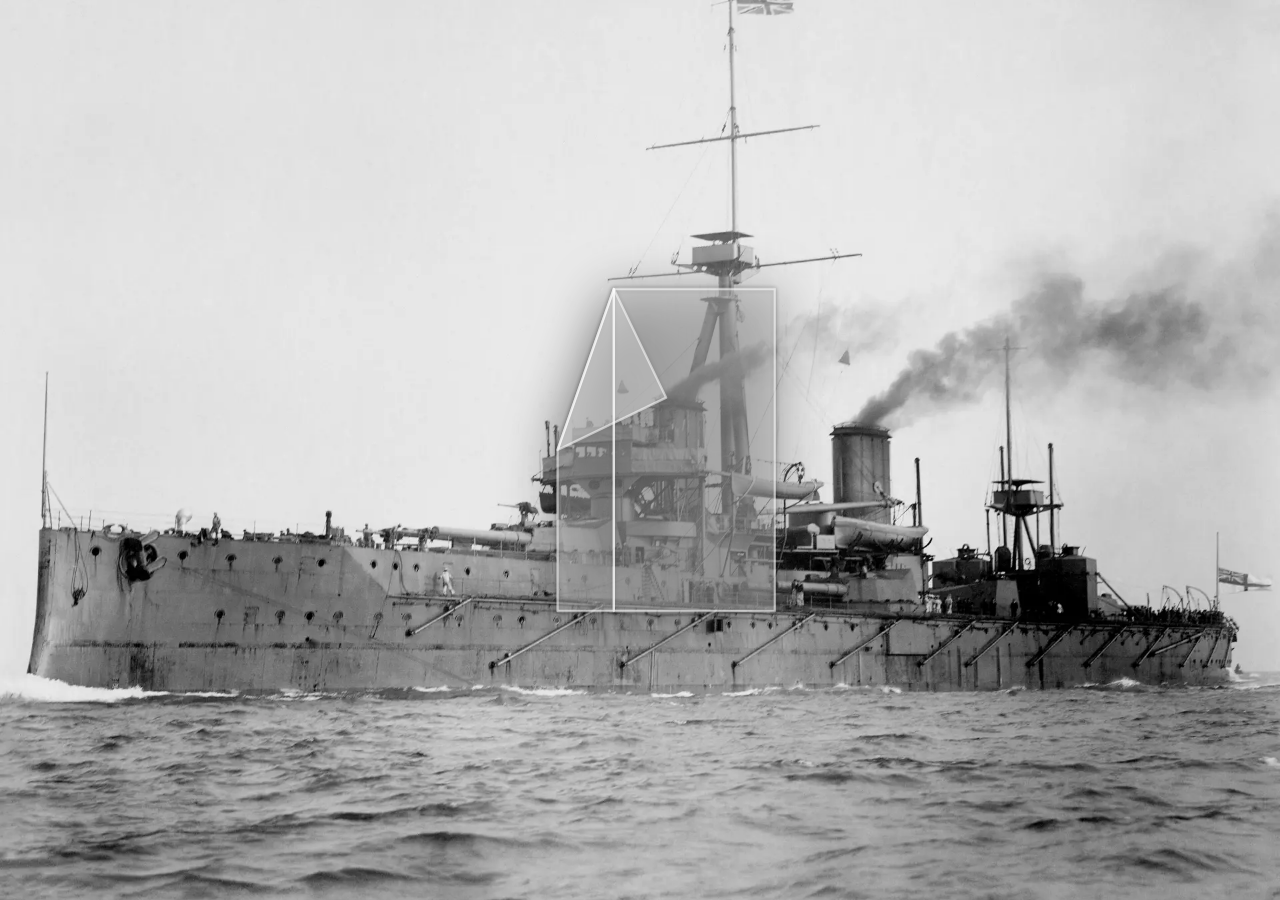
<file: index.html>
<!DOCTYPE html>
<html lang="en">
<head>
    <meta charset="UTF-8">
    <meta name="viewport" content="width=device-width, initial-scale=1.0">
    <meta name="theme-color" content="#111111">
    <title>nihal gunukula</title>
    <script>
        // Play the intro when the page is opened fresh from outside the site, or
        // via the nav logo (index.html?play). Not on reloads, back/forward, or the
        // site's own links; never for reduced motion.
        (function () {
            try {
                var nav = performance.getEntriesByType && performance.getEntriesByType('navigation')[0];
                var fresh = !nav || nav.type === 'navigate';
                var ref = document.referrer && new URL(document.referrer);
                var fromSite = ref && ref.origin === location.origin;
                var asked = /(^|[?&])play(&|$)/.test(location.search);
                if (asked) history.replaceState(null, '', location.pathname);
                if ((asked || (fresh && !fromSite)) && !matchMedia('(prefers-reduced-motion: reduce)').matches) {
                    document.documentElement.dataset.intro = 'play';
                }
            } catch (e) {}
        })();
    </script>
    <link rel="icon" href="favicon.svg" type="image/svg+xml">
    <link rel="icon" href="favicon.png" sizes="64x64" type="image/png">
    <link rel="apple-touch-icon" href="apple-touch-icon.png">
    <link rel="preconnect" href="https://fonts.googleapis.com">
    <link rel="preconnect" href="https://fonts.gstatic.com" crossorigin>
    <link href="https://fonts.googleapis.com/css2?family=Inter:wght@400;500;600;700&display=swap" rel="stylesheet">
    <link rel="stylesheet" href="styles.css?v=3">
    <script src="intro.js?v=3" defer></script>
</head>
<body>
    <div class="intro" aria-hidden="true">
        <img class="intro-frame" data-src="images/intro/00-golden-spike.webp" alt="" style="object-position: center 40%">
        <img class="intro-frame" data-src="images/intro/01-harvest.webp" alt="">
        <img class="intro-frame" data-src="images/intro/02-dreadnought.webp" alt="" style="object-position: center 55%">
        <img class="intro-frame" data-src="images/intro/03-endurance.webp" alt="" style="object-position: center 55%">
        <img class="intro-frame" data-src="images/intro/04-wright-flyer.webp" alt="" style="object-position: center 45%">
        <img class="intro-frame" data-src="images/intro/05-ford-line.webp" alt="">
        <img class="intro-frame" data-src="images/intro/06-eniac.webp" alt="">
        <img class="intro-frame" data-src="images/intro/07-bell-x1.webp" alt="" style="object-position: center 40%">
        <img class="intro-frame" data-src="images/intro/08-apollo11-launch.webp" alt="" style="object-position: center 60%">
        <img class="intro-frame" data-src="images/intro/09-aldrin.webp" alt="" style="object-position: center 35%">
        <svg class="intro-mark" viewBox="0 0 100 100" aria-hidden="true"><g class="fold-stage"></g></svg>
        <script type="application/json" id="fold-data">{"name":"dart","steps":[[{"to":[[15.0,15.0],[85.0,15.0],[85.0,85.0],[15.0,85.0]],"from":null,"op":0.32}],[{"to":[[32.5,15.0],[67.5,15.0],[67.5,85.0],[32.5,85.0]],"from":[[50.0,15.0],[85.0,15.0],[85.0,85.0],[50.0,85.0]],"op":0.32},{"to":[[67.5,15.0],[32.5,15.0],[32.5,85.0],[67.5,85.0]],"from":[[15.0,15.0],[50.0,15.0],[50.0,85.0],[15.0,85.0]],"op":0.32}],[{"to":[[50.0,15.0],[85.0,15.0],[85.0,85.0],[50.0,85.0]],"from":[[32.5,15.0],[67.5,15.0],[67.5,85.0],[32.5,85.0]],"op":0.32},{"to":[[50.0,15.0],[50.0,85.0],[15.0,85.0],[15.0,50.0]],"from":[[32.5,15.0],[32.5,85.0],[67.5,85.0],[67.5,50.0]],"op":0.32},{"to":[[50.0,15.0],[50.0,50.0],[15.0,50.0]],"from":[[32.5,15.0],[67.5,15.0],[67.5,50.0]],"op":0.32}],[{"to":[[50.0,15.0],[50.0,85.0],[15.0,85.0],[15.0,50.0]],"from":[[50.0,15.0],[50.0,85.0],[15.0,85.0],[15.0,50.0]],"op":0.32},{"to":[[50.0,15.0],[50.0,50.0],[15.0,50.0]],"from":[[50.0,15.0],[50.0,50.0],[15.0,50.0]],"op":0.32},{"to":[[50.0,15.0],[85.0,50.0],[85.0,85.0],[50.0,85.0]],"from":[[50.0,15.0],[85.0,50.0],[85.0,85.0],[50.0,85.0]],"op":0.32},{"to":[[50.0,15.0],[50.0,50.0],[85.0,50.0]],"from":[[50.0,15.0],[85.0,15.0],[85.0,50.0]],"op":0.32}],[{"to":[[46.99747468305833,12.876893987706254],[81.99747468305833,47.876893987706254],[81.99747468305833,82.87689398770625],[46.99747468305833,82.87689398770625]],"from":[[50.0,15.0],[85.0,50.0],[85.0,85.0],[50.0,85.0]],"op":0.32},{"to":[[46.99747468305833,12.876893987706254],[46.99747468305833,47.876893987706254],[81.99747468305833,47.876893987706254]],"from":[[50.0,15.0],[50.0,50.0],[85.0,50.0]],"op":0.32},{"to":[[46.99747468305833,12.876893987706254],[46.99747468305833,82.87689398770625],[18.00252531694167,82.87689398770625]],"from":[[50.0,15.0],[50.0,85.0],[21.005050633883343,85.0]],"op":0.32},{"to":[[46.99747468305833,12.876893987706254],[46.99747468305833,47.876893987706254],[32.5,47.876893987706254]],"from":[[50.0,15.0],[50.0,50.0],[35.50252531694167,50.0]],"op":0.32},{"to":[[46.99747468305833,12.876893987706254],[18.00252531694167,82.87689398770625],[22.248737341529157,87.12310601229375],[46.99747468305833,62.374368670764596]],"from":[[50.0,15.0],[21.005050633883343,85.0],[15.0,85.0],[15.0,50.0]],"op":0.32},{"to":[[46.99747468305833,12.876893987706254],[32.5,47.876893987706254],[46.99747468305833,62.374368670764596]],"from":[[50.0,15.0],[35.50252531694167,50.0],[15.0,50.0]],"op":0.32}],[{"to":[[50.0,12.876893987706254],[78.99494936611666,82.87689398770625],[50.0,82.87689398770625]],"from":[[46.99747468305833,12.876893987706254],[75.99242404917499,82.87689398770625],[46.99747468305833,82.87689398770625]],"op":0.32},{"to":[[50.0,12.876893987706254],[50.0,47.876893987706254],[64.49747468305833,47.876893987706254]],"from":[[46.99747468305833,12.876893987706254],[46.99747468305833,47.876893987706254],[61.49494936611666,47.876893987706254]],"op":0.32},{"to":[[50.0,12.876893987706254],[50.0,82.87689398770625],[21.005050633883343,82.87689398770625]],"from":[[46.99747468305833,12.876893987706254],[46.99747468305833,82.87689398770625],[18.00252531694167,82.87689398770625]],"op":0.32},{"to":[[50.0,12.876893987706254],[50.0,47.876893987706254],[35.50252531694167,47.876893987706254]],"from":[[46.99747468305833,12.876893987706254],[46.99747468305833,47.876893987706254],[32.5,47.876893987706254]],"op":0.32},{"to":[[50.0,12.876893987706254],[21.005050633883343,82.87689398770625],[25.25126265847083,87.12310601229375],[50.0,62.374368670764596]],"from":[[46.99747468305833,12.876893987706254],[18.00252531694167,82.87689398770625],[22.248737341529157,87.12310601229375],[46.99747468305833,62.374368670764596]],"op":0.32},{"to":[[50.0,12.876893987706254],[35.50252531694167,47.876893987706254],[50.0,62.374368670764596]],"from":[[46.99747468305833,12.876893987706254],[32.5,47.876893987706254],[46.99747468305833,62.374368670764596]],"op":0.32},{"to":[[50.0,12.876893987706254],[50.0,62.374368670764596],[74.74873734152916,87.12310601229375],[78.99494936611666,82.87689398770625]],"from":[[46.99747468305833,12.876893987706254],[81.99747468305833,47.876893987706254],[81.99747468305833,82.87689398770625],[75.99242404917499,82.87689398770625]],"op":0.32},{"to":[[50.0,12.876893987706254],[64.49747468305833,47.876893987706254],[50.0,62.374368670764596]],"from":[[46.99747468305833,12.876893987706254],[61.49494936611666,47.876893987706254],[81.99747468305833,47.876893987706254]],"op":0.32}],[{"to":[[87.12310601229375,64.49747468305833],[17.123106012293746,64.49747468305833],[17.123106012293746,35.50252531694167]],"from":[[50.0,12.876893987706254],[50.0,82.87689398770625],[21.005050633883343,82.87689398770625]],"op":0.32},{"to":[[87.12310601229375,64.49747468305833],[52.123106012293746,64.49747468305833],[52.123106012293746,50.0]],"from":[[50.0,12.876893987706254],[50.0,47.876893987706254],[35.50252531694167,47.876893987706254]],"op":0.32},{"to":[[87.12310601229375,64.49747468305833],[17.123106012293746,35.50252531694167],[12.876893987706254,39.748737341529164],[37.625631329235404,64.49747468305833]],"from":[[50.0,12.876893987706254],[21.005050633883343,82.87689398770625],[25.25126265847083,87.12310601229375],[50.0,62.374368670764596]],"op":0.32},{"to":[[87.12310601229375,64.49747468305833],[52.123106012293746,50.0],[37.625631329235404,64.49747468305833]],"from":[[50.0,12.876893987706254],[35.50252531694167,47.876893987706254],[50.0,62.374368670764596]],"op":0.32},{"to":[[87.12310601229375,64.49747468305833],[17.123106012293746,35.50252531694167],[17.123106012293746,64.49747468305833]],"from":[[50.0,12.876893987706254],[78.99494936611666,82.87689398770625],[50.0,82.87689398770625]],"op":0.32},{"to":[[87.12310601229375,64.49747468305833],[52.123106012293746,64.49747468305833],[52.123106012293746,50.0]],"from":[[50.0,12.876893987706254],[50.0,47.876893987706254],[64.49747468305833,47.876893987706254]],"op":0.32},{"to":[[87.12310601229375,64.49747468305833],[37.625631329235404,64.49747468305833],[12.876893987706282,39.748737341529164],[17.123106012293746,35.50252531694167]],"from":[[50.0,12.876893987706254],[50.0,62.374368670764596],[74.74873734152916,87.12310601229375],[78.99494936611666,82.87689398770625]],"op":0.32},{"to":[[87.12310601229375,64.49747468305833],[52.123106012293746,50.0],[37.625631329235404,64.49747468305833]],"from":[[50.0,12.876893987706254],[64.49747468305833,47.876893987706254],[50.0,62.374368670764596]],"op":0.32}],[{"to":[[87.12310601229375,60.0],[17.123106012293746,60.0],[17.123106012293746,31.005050633883346]],"from":[[87.12310601229375,64.49747468305833],[17.123106012293746,64.49747468305833],[17.123106012293746,35.50252531694167]],"op":0.32},{"to":[[87.12310601229375,60.0],[52.123106012293746,60.0],[52.123106012293746,45.50252531694167]],"from":[[87.12310601229375,64.49747468305833],[52.123106012293746,64.49747468305833],[52.123106012293746,50.0]],"op":0.32},{"to":[[87.12310601229375,60.0],[17.123106012293746,31.005050633883346],[12.876893987706254,35.251262658470836],[37.625631329235404,60.0]],"from":[[87.12310601229375,64.49747468305833],[17.123106012293746,35.50252531694167],[12.876893987706254,39.748737341529164],[37.625631329235404,64.49747468305833]],"op":0.32},{"to":[[87.12310601229375,60.0],[52.123106012293746,45.50252531694167],[37.625631329235404,60.0]],"from":[[87.12310601229375,64.49747468305833],[52.123106012293746,50.0],[37.625631329235404,64.49747468305833]],"op":0.32},{"to":[[87.12310601229375,60.0],[62.980970388562795,50.0],[17.123106012293746,50.0],[17.123106012293746,60.0]],"from":[[87.12310601229375,64.49747468305833],[62.980970388562795,54.49747468305833],[17.123106012293746,54.49747468305833],[17.123106012293746,64.49747468305833]],"op":0.32},{"to":[[62.980970388562795,50.0],[87.12310601229375,60.0],[52.123106012293746,60.0],[52.123106012293746,50.0]],"from":[[62.980970388562795,54.49747468305833],[87.12310601229375,64.49747468305833],[52.123106012293746,64.49747468305833],[52.123106012293746,54.49747468305833]],"op":0.32},{"to":[[62.9809703885628,50.0],[87.12310601229375,60.0],[37.625631329235404,60.0],[27.625631329235418,50.0]],"from":[[62.9809703885628,54.49747468305833],[87.12310601229375,64.49747468305833],[37.625631329235404,64.49747468305833],[27.625631329235418,54.49747468305833]],"op":0.32},{"to":[[87.12310601229375,60.0],[62.980970388562795,50.0],[47.62563132923542,50.0],[37.625631329235404,60.0]],"from":[[87.12310601229375,64.49747468305833],[62.980970388562795,54.49747468305833],[47.62563132923542,54.49747468305833],[37.625631329235404,64.49747468305833]],"op":0.32},{"to":[[62.980970388562795,50.0],[17.123106012293746,68.99494936611666],[17.123106012293746,50.0]],"from":[[62.980970388562795,54.49747468305833],[17.123106012293746,35.50252531694167],[17.123106012293746,54.49747468305833]],"op":0.32},{"to":[[62.980970388562795,50.0],[52.123106012293746,50.0],[52.123106012293746,54.49747468305833]],"from":[[62.980970388562795,54.49747468305833],[52.123106012293746,54.49747468305833],[52.123106012293746,50.0]],"op":0.32},{"to":[[62.98097038856279,50.0],[27.625631329235418,50.0],[12.876893987706286,64.74873734152916],[17.123106012293746,68.99494936611666]],"from":[[62.9809703885628,54.49747468305833],[27.625631329235418,54.49747468305833],[12.876893987706282,39.748737341529164],[17.123106012293746,35.50252531694167]],"op":0.32},{"to":[[62.980970388562795,50.0],[52.123106012293746,54.49747468305833],[47.62563132923542,50.0]],"from":[[62.980970388562795,54.49747468305833],[52.123106012293746,50.0],[47.62563132923542,54.49747468305833]],"op":0.32}],[{"to":[[67.80939751330898,40.50252531694167],[17.123106012293746,40.50252531694167],[17.123106012293746,61.49747468305833]],"from":[[67.80939751330898,52.0],[17.123106012293746,52.0],[17.123106012293746,31.005050633883346]],"op":0.32},{"to":[[67.80939751330898,40.50252531694167],[52.123106012293746,40.50252531694167],[52.123106012293746,47.0]],"from":[[67.80939751330898,52.0],[52.123106012293746,52.0],[52.123106012293746,45.50252531694167]],"op":0.32},{"to":[[67.80939751330898,40.50252531694167],[17.123106012293746,61.49747468305833],[12.876893987706254,57.251262658470836],[29.62563132923541,40.50252531694167]],"from":[[67.80939751330898,52.0],[17.123106012293746,31.005050633883346],[12.876893987706254,35.251262658470836],[29.62563132923541,52.0]],"op":0.32},{"to":[[67.809397513309,40.50252531694167],[52.123106012293746,47.0],[45.62563132923541,40.50252531694167]],"from":[[67.809397513309,52.0],[52.123106012293746,45.50252531694167],[45.62563132923541,52.0]],"op":0.32},{"to":[[67.80939751330898,40.50252531694167],[87.12310601229375,48.50252531694167],[17.123106012293746,48.50252531694167],[17.123106012293746,40.50252531694167]],"from":[[67.80939751330898,52.0],[87.12310601229375,60.0],[17.123106012293746,60.0],[17.123106012293746,52.0]],"op":0.32},{"to":[[67.80939751330898,40.50252531694167],[87.12310601229375,48.50252531694167],[52.123106012293746,48.50252531694167],[52.123106012293746,40.50252531694167]],"from":[[67.80939751330898,52.0],[87.12310601229375,60.0],[52.123106012293746,60.0],[52.123106012293746,52.0]],"op":0.32},{"to":[[87.12310601229375,48.50252531694167],[67.80939751330898,40.50252531694167],[29.62563132923541,40.50252531694167],[37.625631329235404,48.50252531694167]],"from":[[87.12310601229375,60.0],[67.80939751330898,52.0],[29.62563132923541,52.0],[37.625631329235404,60.0]],"op":0.32},{"to":[[87.12310601229375,48.50252531694167],[67.809397513309,40.50252531694167],[45.62563132923541,40.50252531694167],[37.625631329235404,48.50252531694167]],"from":[[87.12310601229375,60.0],[67.809397513309,52.0],[45.62563132923541,52.0],[37.625631329235404,60.0]],"op":0.32},{"to":[[87.12310601229375,48.50252531694167],[62.980970388562795,38.50252531694167],[17.123106012293746,38.50252531694167],[17.123106012293746,48.50252531694167]],"from":[[87.12310601229375,60.0],[62.980970388562795,50.0],[17.123106012293746,50.0],[17.123106012293746,60.0]],"op":0.32},{"to":[[62.980970388562795,38.50252531694167],[87.12310601229375,48.50252531694167],[52.123106012293746,48.50252531694167],[52.123106012293746,38.50252531694167]],"from":[[62.980970388562795,50.0],[87.12310601229375,60.0],[52.123106012293746,60.0],[52.123106012293746,50.0]],"op":0.32},{"to":[[62.9809703885628,38.50252531694167],[87.12310601229375,48.50252531694167],[37.625631329235404,48.50252531694167],[27.625631329235418,38.50252531694167]],"from":[[62.9809703885628,50.0],[87.12310601229375,60.0],[37.625631329235404,60.0],[27.625631329235418,50.0]],"op":0.32},{"to":[[87.12310601229375,48.50252531694167],[62.980970388562795,38.50252531694167],[47.62563132923542,38.50252531694167],[37.625631329235404,48.50252531694167]],"from":[[87.12310601229375,60.0],[62.980970388562795,50.0],[47.62563132923542,50.0],[37.625631329235404,60.0]],"op":0.32},{"to":[[62.980970388562795,38.50252531694167],[17.123106012293746,57.49747468305833],[17.123106012293746,38.50252531694167]],"from":[[62.980970388562795,50.0],[17.123106012293746,68.99494936611666],[17.123106012293746,50.0]],"op":0.32},{"to":[[62.980970388562795,38.50252531694167],[52.123106012293746,38.50252531694167],[52.123106012293746,43.0]],"from":[[62.980970388562795,50.0],[52.123106012293746,50.0],[52.123106012293746,54.49747468305833]],"op":0.32},{"to":[[62.98097038856279,38.50252531694167],[27.625631329235418,38.50252531694167],[12.876893987706286,53.251262658470836],[17.123106012293746,57.49747468305833]],"from":[[62.98097038856279,50.0],[27.625631329235418,50.0],[12.876893987706286,64.74873734152916],[17.123106012293746,68.99494936611666]],"op":0.32},{"to":[[62.980970388562795,38.50252531694167],[52.123106012293746,43.0],[47.62563132923542,38.50252531694167]],"from":[[62.980970388562795,50.0],[52.123106012293746,54.49747468305833],[47.62563132923542,50.0]],"op":0.32}],[{"to":[[70.00485176576237,55.6943262751374],[14.38574729911921,58.759110225683756],[13.226900233889815,35.82306879145046]],"from":[[67.80939751330898,40.50252531694167],[17.123106012293746,40.50252531694167],[17.123106012293746,61.49747468305833]],"op":0.32},{"to":[[70.00485176576237,55.6943262751374],[52.79196323412245,56.64280944508761],[52.43332557624763,49.54460949472153]],"from":[[67.80939751330898,40.50252531694167],[52.123106012293746,40.50252531694167],[52.123106012293746,47.0]],"op":0.32},{"to":[[70.00485176576237,55.6943262751374],[13.226900233889815,35.82306879145046],[8.801820830874298,40.71861550049502],[28.105024072127968,58.003135823178994]],"from":[[67.80939751330898,40.50252531694167],[17.123106012293746,61.49747468305833],[12.876893987706254,57.251262658470836],[29.62563132923541,40.50252531694167]],"op":0.32},{"to":[[70.00485176576238,55.6943262751374],[52.43332557624763,49.54460949472153],[45.662151356700875,57.03568403776361]],"from":[[67.809397513309,40.50252531694167],[52.123106012293746,47.0],[45.62563132923541,40.50252531694167]],"op":0.32},{"to":[[70.00485176576237,55.6943262751374],[91.1981791691257,59.94432964735726],[14.38574729911921,64.17693120854955],[14.38574729911921,58.759110225683756]],"from":[[67.80939751330898,40.50252531694167],[87.12310601229375,48.50252531694167],[17.123106012293746,48.50252531694167],[17.123106012293746,40.50252531694167]],"op":0.32},{"to":[[70.00485176576237,55.6943262751374],[91.1981791691257,59.94432964735726],[52.79196323412245,62.060630427953406],[52.79196323412245,56.64280944508761]],"from":[[67.80939751330898,40.50252531694167],[87.12310601229375,48.50252531694167],[52.123106012293746,48.50252531694167],[52.123106012293746,40.50252531694167]],"op":0.32},{"to":[[91.1981791691257,59.94432964735726],[70.00485176576237,55.6943262751374],[28.105024072127968,58.003135823178994],[36.88358771441442,62.937230913337096]],"from":[[87.12310601229375,48.50252531694167],[67.80939751330898,40.50252531694167],[29.62563132923541,40.50252531694167],[37.625631329235404,48.50252531694167]],"op":0.32},{"to":[[91.1981791691257,59.94432964735726],[70.00485176576238,55.6943262751374],[45.662151356700875,57.03568403776361],[36.88358771441442,62.937230913337096]],"from":[[87.12310601229375,48.50252531694167],[67.809397513309,40.50252531694167],[45.62563132923541,40.50252531694167],[37.625631329235404,48.50252531694167]],"op":0.32},{"to":[[91.1981791691257,59.94432964735726],[64.70651991492154,54.63182543208244],[14.38574729911921,57.404654979967304],[14.38574729911921,64.17693120854955]],"from":[[87.12310601229375,48.50252531694167],[62.980970388562795,38.50252531694167],[17.123106012293746,38.50252531694167],[17.123106012293746,48.50252531694167]],"op":0.32},{"to":[[64.70651991492154,54.63182543208244],[91.1981791691257,59.94432964735726],[52.79196323412245,62.060630427953406],[52.79196323412245,55.28835419937116]],"from":[[62.980970388562795,38.50252531694167],[87.12310601229375,48.50252531694167],[52.123106012293746,48.50252531694167],[52.123106012293746,38.50252531694167]],"op":0.32},{"to":[[64.70651991492156,54.63182543208244],[91.1981791691257,59.94432964735726],[36.88358771441442,62.937230913337096],[25.91038316155636,56.76961205063946]],"from":[[62.9809703885628,38.50252531694167],[87.12310601229375,48.50252531694167],[37.625631329235404,48.50252531694167],[27.625631329235418,38.50252531694167]],"op":0.32},{"to":[[91.1981791691257,59.94432964735726],[64.70651991492154,54.63182543208244],[47.856792267272496,55.560297318870234],[36.88358771441442,62.937230913337096]],"from":[[87.12310601229375,48.50252531694167],[62.980970388562795,38.50252531694167],[47.62563132923542,38.50252531694167],[37.625631329235404,48.50252531694167]],"op":0.32},{"to":[[64.70651991492154,54.63182543208244],[15.43420142697866,60.2837482866572],[14.38574729911921,57.404654979967304]],"from":[[62.980970388562795,38.50252531694167],[17.123106012293746,57.49747468305833],[17.123106012293746,38.50252531694167]],"op":0.32},{"to":[[64.70651991492154,54.63182543208244],[52.79196323412245,55.28835419937116],[53.04020795462733,55.970043263523046]],"from":[[62.980970388562795,38.50252531694167],[52.123106012293746,38.50252531694167],[52.123106012293746,43.0]],"op":0.32},{"to":[[64.70651991492156,54.63182543208244],[25.91038316155636,56.76961205063946],[10.540370205873401,59.89689382280337],[15.43420142697866,60.2837482866572]],"from":[[62.98097038856279,38.50252531694167],[27.625631329235418,38.50252531694167],[12.876893987706286,53.251262658470836],[17.123106012293746,57.49747468305833]],"op":0.32},{"to":[[64.70651991492154,54.63182543208244],[53.04020795462733,55.970043263523046],[47.856792267272496,55.560297318870234]],"from":[[62.980970388562795,38.50252531694167],[52.123106012293746,43.0],[47.62563132923542,38.50252531694167]],"op":0.32}]]}</script>
    </div>

    <header class="nav-header">
        <div class="container nav-inner">
            <span class="nav-home">
                <a href="index.html?play" class="nav-logo" aria-label="Replay the intro"><svg class="nav-logo-mark" viewBox="7.5 32.8 85.0 34.4" aria-hidden="true"><polygon points="71.1,42.6 17.5,56.2 11.9,33.8" fill-opacity="0.48"/><polygon points="71.1,42.6 54.5,46.8 52.7,39.9" fill-opacity="0.48"/><polygon points="71.1,42.6 11.9,33.8 8.5,39.5 30.7,52.8" fill-opacity="0.48"/><polygon points="71.1,42.6 52.7,39.9 47.6,48.6" fill-opacity="0.48"/><polygon points="71.1,42.6 91.5,41.6 17.5,60.3 17.5,56.2" fill-opacity="0.48"/><polygon points="71.1,42.6 91.5,41.6 54.5,50.9 54.5,46.8" fill-opacity="0.48"/><polygon points="91.5,41.6 71.1,42.6 30.7,52.8 39.2,54.8" fill-opacity="0.48"/><polygon points="91.5,41.6 71.1,42.6 47.6,48.6 39.2,54.8" fill-opacity="0.48"/><polygon points="91.5,41.6 66.0,42.9 17.5,55.2 17.5,60.3" fill-opacity="0.48"/><polygon points="66.0,42.9 91.5,41.6 54.5,50.9 54.5,45.8" fill-opacity="0.48"/><polygon points="66.0,42.9 91.5,41.6 39.2,54.8 28.6,52.3" fill-opacity="0.48"/><polygon points="91.5,41.6 66.0,42.9 49.7,47.0 39.2,54.8" fill-opacity="0.48"/><polygon points="66.0,42.9 22.6,66.2 17.5,55.2" fill-opacity="0.48"/><polygon points="66.0,42.9 54.5,45.8 55.7,48.4" fill-opacity="0.48"/><polygon points="66.0,42.9 28.6,52.3 16.9,64.9 22.6,66.2" fill-opacity="0.48"/><polygon points="66.0,42.9 55.7,48.4 49.7,47.0" fill-opacity="0.48"/></svg></a>
                <a href="index.html" class="nav-brand">nihal gunukula</a>
            </span>
            <nav class="nav-links" aria-label="Primary">
                <a href="about.html" class="nav-link">about</a>
                <a href="research.html" class="nav-link">research</a>
            </nav>
        </div>
    </header>

    <main class="container index-main">
        <ul class="index-list">
            <li>
                <a href="speedrun.html" class="index-link">
                    <span class="index-year">2026</span>
                    <span class="index-title">a16z speedrun</span>
                    <span class="index-meta">sr007</span>
                </a>
            </li>
            <li>
                <a href="phyvant.html" class="index-link">
                    <span class="index-year">2025</span>
                    <span class="index-title">phyvant</span>
                    <span class="index-meta">enterprise ai</span>
                </a>
            </li>
            <!--
            <li>
                <a href="mercor.html" class="index-link">
                    <span class="index-year index-year--empty">2025</span>
                    <span class="index-title">mle at mercor</span>
                    <span class="index-meta">rlhf, judges, inference</span>
                </a>
            </li>
            -->
            <li>
                <a href="purdue-cs-award.html" class="index-link">
                    <span class="index-year">2023</span>
                    <span class="index-title">cs freshman of the year</span>
                    <span class="index-meta">purdue</span>
                </a>
            </li>
        </ul>
    </main>

    <footer>
        <div class="container">
            <p>&copy; 2026 nihal gunukula</p>
        </div>
    </footer>
</body>
</html>
</file>
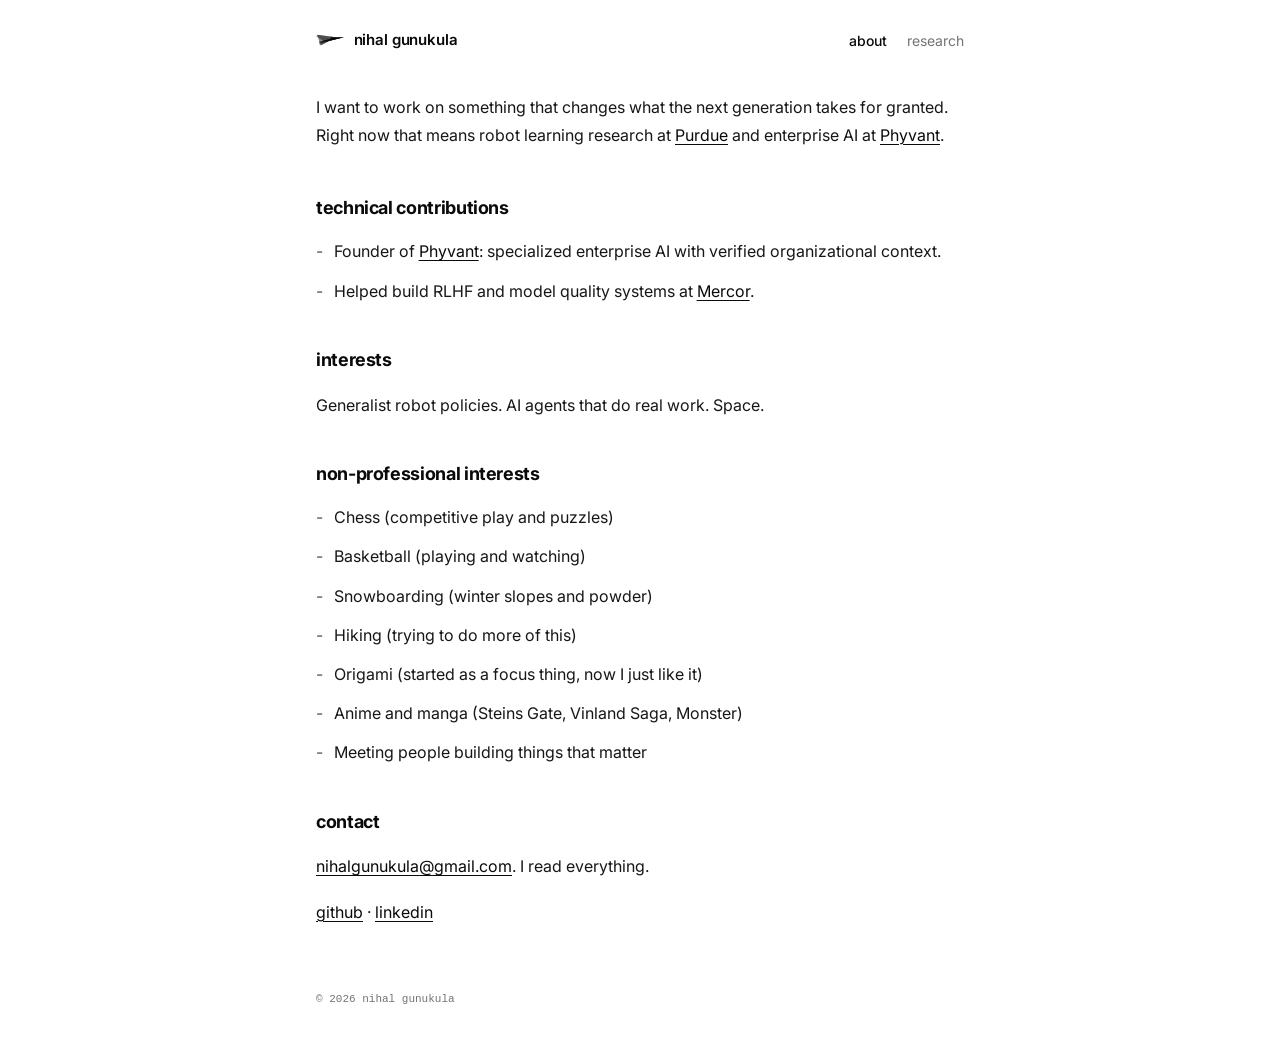
<file: about.html>
<!DOCTYPE html>
<html lang="en">
<head>
    <meta charset="UTF-8">
    <meta name="viewport" content="width=device-width, initial-scale=1.0">
    <meta name="theme-color" content="#111111">
    <title>about | nihal gunukula</title>
    <link rel="icon" href="favicon.svg" type="image/svg+xml">
    <link rel="icon" href="favicon.png" sizes="64x64" type="image/png">
    <link rel="apple-touch-icon" href="apple-touch-icon.png">
    <link rel="preconnect" href="https://fonts.googleapis.com">
    <link rel="preconnect" href="https://fonts.gstatic.com" crossorigin>
    <link href="https://fonts.googleapis.com/css2?family=Inter:wght@400;500;600;700&display=swap" rel="stylesheet">
    <link rel="stylesheet" href="styles.css?v=3">
</head>
<body>
    <header class="nav-header">
        <div class="container nav-inner">
            <span class="nav-home">
                <a href="index.html?play" class="nav-logo" aria-label="Replay the intro"><svg class="nav-logo-mark" viewBox="7.5 32.8 85.0 34.4" aria-hidden="true"><polygon points="71.1,42.6 17.5,56.2 11.9,33.8" fill-opacity="0.48"/><polygon points="71.1,42.6 54.5,46.8 52.7,39.9" fill-opacity="0.48"/><polygon points="71.1,42.6 11.9,33.8 8.5,39.5 30.7,52.8" fill-opacity="0.48"/><polygon points="71.1,42.6 52.7,39.9 47.6,48.6" fill-opacity="0.48"/><polygon points="71.1,42.6 91.5,41.6 17.5,60.3 17.5,56.2" fill-opacity="0.48"/><polygon points="71.1,42.6 91.5,41.6 54.5,50.9 54.5,46.8" fill-opacity="0.48"/><polygon points="91.5,41.6 71.1,42.6 30.7,52.8 39.2,54.8" fill-opacity="0.48"/><polygon points="91.5,41.6 71.1,42.6 47.6,48.6 39.2,54.8" fill-opacity="0.48"/><polygon points="91.5,41.6 66.0,42.9 17.5,55.2 17.5,60.3" fill-opacity="0.48"/><polygon points="66.0,42.9 91.5,41.6 54.5,50.9 54.5,45.8" fill-opacity="0.48"/><polygon points="66.0,42.9 91.5,41.6 39.2,54.8 28.6,52.3" fill-opacity="0.48"/><polygon points="91.5,41.6 66.0,42.9 49.7,47.0 39.2,54.8" fill-opacity="0.48"/><polygon points="66.0,42.9 22.6,66.2 17.5,55.2" fill-opacity="0.48"/><polygon points="66.0,42.9 54.5,45.8 55.7,48.4" fill-opacity="0.48"/><polygon points="66.0,42.9 28.6,52.3 16.9,64.9 22.6,66.2" fill-opacity="0.48"/><polygon points="66.0,42.9 55.7,48.4 49.7,47.0" fill-opacity="0.48"/></svg></a>
                <a href="index.html" class="nav-brand">nihal gunukula</a>
            </span>
            <nav class="nav-links" aria-label="Primary">
                <a href="about.html" class="nav-link" aria-current="page">about</a>
                <a href="research.html" class="nav-link">research</a>
            </nav>
        </div>
    </header>

    <main>
        <article class="container about-page">
            <div class="about-intro">
                <div class="about-intro-text">
                    <p>
                        I want to work on something that changes what the next generation takes for granted. Right now that means robot learning research at <a href="https://ideas.cs.purdue.edu/" target="_blank" rel="noopener noreferrer">Purdue</a> and enterprise AI at <a href="https://phyvant.com" target="_blank" rel="noopener noreferrer">Phyvant</a>.
                    </p>
                </div>
            </div>

            <h2 class="about-h2">technical contributions</h2>
            <ul class="dash-list">
                <li>Founder of <a href="https://phyvant.com" target="_blank" rel="noopener noreferrer">Phyvant</a>: specialized enterprise AI with verified organizational context.</li>
                <li>Helped build RLHF and model quality systems at <a href="https://www.mercor.com/research/" target="_blank" rel="noopener noreferrer">Mercor</a>.</li>
            </ul>

            <h2 class="about-h2">interests</h2>
            <p>
                Generalist robot policies. AI agents that do real work. Space.
            </p>

            <h2 class="about-h2">non-professional interests</h2>
            <ul class="dash-list">
                <li>Chess (competitive play and puzzles)</li>
                <li>Basketball (playing and watching)</li>
                <li>Snowboarding (winter slopes and powder)</li>
                <li>Hiking (trying to do more of this)</li>
                <li>Origami (started as a focus thing, now I just like it)</li>
                <li>Anime and manga (Steins Gate, Vinland Saga, Monster)</li>
                <li>Meeting people building things that matter</li>
            </ul>

            <h2 class="about-h2">contact</h2>
            <p><a href="mailto:nihalgunukula@gmail.com">nihalgunukula@gmail.com</a>. I read everything.</p>
            <p><a href="https://github.com/nihalgunu" target="_blank" rel="noopener noreferrer">github</a> · <a href="https://linkedin.com/in/nihalgunu" target="_blank" rel="noopener noreferrer">linkedin</a></p>
        </article>
    </main>

    <footer>
        <div class="container">
            <p>&copy; 2026 nihal gunukula</p>
        </div>
    </footer>
</body>
</html>
</file>
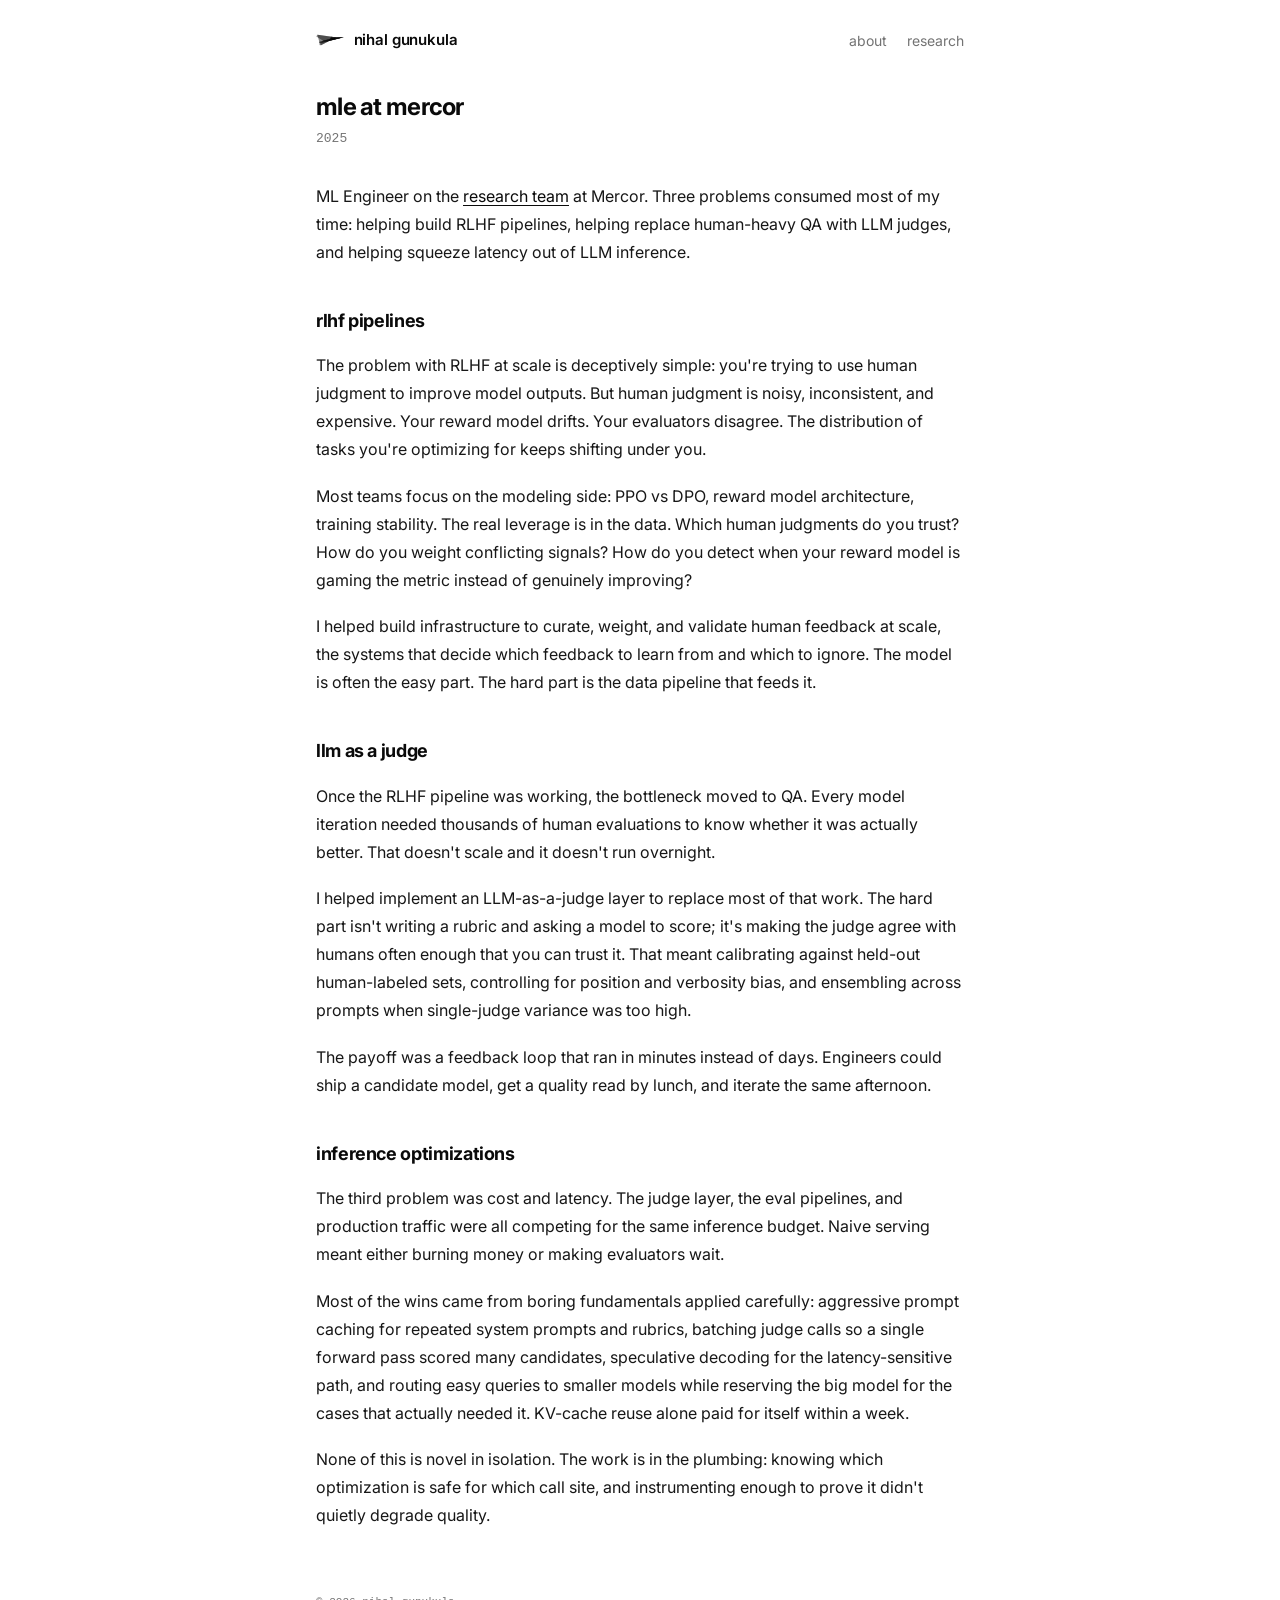
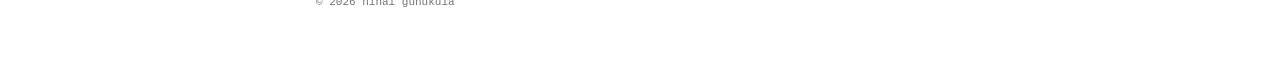
<file: mercor.html>
<!DOCTYPE html>
<html lang="en">
<head>
    <meta charset="UTF-8">
    <meta name="viewport" content="width=device-width, initial-scale=1.0">
    <meta name="theme-color" content="#111111">
    <title>mle at mercor | nihal gunukula</title>
    <link rel="icon" href="favicon.svg" type="image/svg+xml">
    <link rel="icon" href="favicon.png" sizes="64x64" type="image/png">
    <link rel="apple-touch-icon" href="apple-touch-icon.png">
    <link rel="preconnect" href="https://fonts.googleapis.com">
    <link rel="preconnect" href="https://fonts.gstatic.com" crossorigin>
    <link href="https://fonts.googleapis.com/css2?family=Inter:wght@400;500;600;700&display=swap" rel="stylesheet">
    <link rel="stylesheet" href="styles.css?v=3">
</head>
<body>
    <header class="nav-header">
        <div class="container nav-inner">
            <span class="nav-home">
                <a href="index.html?play" class="nav-logo" aria-label="Replay the intro"><svg class="nav-logo-mark" viewBox="7.5 32.8 85.0 34.4" aria-hidden="true"><polygon points="71.1,42.6 17.5,56.2 11.9,33.8" fill-opacity="0.48"/><polygon points="71.1,42.6 54.5,46.8 52.7,39.9" fill-opacity="0.48"/><polygon points="71.1,42.6 11.9,33.8 8.5,39.5 30.7,52.8" fill-opacity="0.48"/><polygon points="71.1,42.6 52.7,39.9 47.6,48.6" fill-opacity="0.48"/><polygon points="71.1,42.6 91.5,41.6 17.5,60.3 17.5,56.2" fill-opacity="0.48"/><polygon points="71.1,42.6 91.5,41.6 54.5,50.9 54.5,46.8" fill-opacity="0.48"/><polygon points="91.5,41.6 71.1,42.6 30.7,52.8 39.2,54.8" fill-opacity="0.48"/><polygon points="91.5,41.6 71.1,42.6 47.6,48.6 39.2,54.8" fill-opacity="0.48"/><polygon points="91.5,41.6 66.0,42.9 17.5,55.2 17.5,60.3" fill-opacity="0.48"/><polygon points="66.0,42.9 91.5,41.6 54.5,50.9 54.5,45.8" fill-opacity="0.48"/><polygon points="66.0,42.9 91.5,41.6 39.2,54.8 28.6,52.3" fill-opacity="0.48"/><polygon points="91.5,41.6 66.0,42.9 49.7,47.0 39.2,54.8" fill-opacity="0.48"/><polygon points="66.0,42.9 22.6,66.2 17.5,55.2" fill-opacity="0.48"/><polygon points="66.0,42.9 54.5,45.8 55.7,48.4" fill-opacity="0.48"/><polygon points="66.0,42.9 28.6,52.3 16.9,64.9 22.6,66.2" fill-opacity="0.48"/><polygon points="66.0,42.9 55.7,48.4 49.7,47.0" fill-opacity="0.48"/></svg></a>
                <a href="index.html" class="nav-brand">nihal gunukula</a>
            </span>
            <nav class="nav-links" aria-label="Primary">
                <a href="about.html" class="nav-link">about</a>
                <a href="research.html" class="nav-link">research</a>
            </nav>
        </div>
    </header>

    <main>
        <article class="container post">
            <h1 class="post-title">mle at mercor</h1>
            <p class="post-date">2025</p>
            <div class="post-body">
                <p>
                    ML Engineer on the <a href="https://www.mercor.com/research/" target="_blank" rel="noopener noreferrer">research team</a> at Mercor. Three problems consumed most of my time: helping build RLHF pipelines, helping replace human-heavy QA with LLM judges, and helping squeeze latency out of LLM inference.
                </p>
                <h2>rlhf pipelines</h2>
                <p>
                    The problem with RLHF at scale is deceptively simple: you're trying to use human judgment to improve model outputs. But human judgment is noisy, inconsistent, and expensive. Your reward model drifts. Your evaluators disagree. The distribution of tasks you're optimizing for keeps shifting under you.
                </p>
                <p>
                    Most teams focus on the modeling side: PPO vs DPO, reward model architecture, training stability. The real leverage is in the data. Which human judgments do you trust? How do you weight conflicting signals? How do you detect when your reward model is gaming the metric instead of genuinely improving?
                </p>
                <p>
                    I helped build infrastructure to curate, weight, and validate human feedback at scale, the systems that decide which feedback to learn from and which to ignore. The model is often the easy part. The hard part is the data pipeline that feeds it.
                </p>
                <h2>llm as a judge</h2>
                <p>
                    Once the RLHF pipeline was working, the bottleneck moved to QA. Every model iteration needed thousands of human evaluations to know whether it was actually better. That doesn't scale and it doesn't run overnight.
                </p>
                <p>
                    I helped implement an LLM-as-a-judge layer to replace most of that work. The hard part isn't writing a rubric and asking a model to score; it's making the judge agree with humans often enough that you can trust it. That meant calibrating against held-out human-labeled sets, controlling for position and verbosity bias, and ensembling across prompts when single-judge variance was too high.
                </p>
                <p>
                    The payoff was a feedback loop that ran in minutes instead of days. Engineers could ship a candidate model, get a quality read by lunch, and iterate the same afternoon.
                </p>
                <h2>inference optimizations</h2>
                <p>
                    The third problem was cost and latency. The judge layer, the eval pipelines, and production traffic were all competing for the same inference budget. Naive serving meant either burning money or making evaluators wait.
                </p>
                <p>
                    Most of the wins came from boring fundamentals applied carefully: aggressive prompt caching for repeated system prompts and rubrics, batching judge calls so a single forward pass scored many candidates, speculative decoding for the latency-sensitive path, and routing easy queries to smaller models while reserving the big model for the cases that actually needed it. KV-cache reuse alone paid for itself within a week.
                </p>
                <p>
                    None of this is novel in isolation. The work is in the plumbing: knowing which optimization is safe for which call site, and instrumenting enough to prove it didn't quietly degrade quality.
                </p>
            </div>
        </article>
    </main>

    <footer>
        <div class="container">
            <p>&copy; 2026 nihal gunukula</p>
        </div>
    </footer>
</body>
</html>
</file>
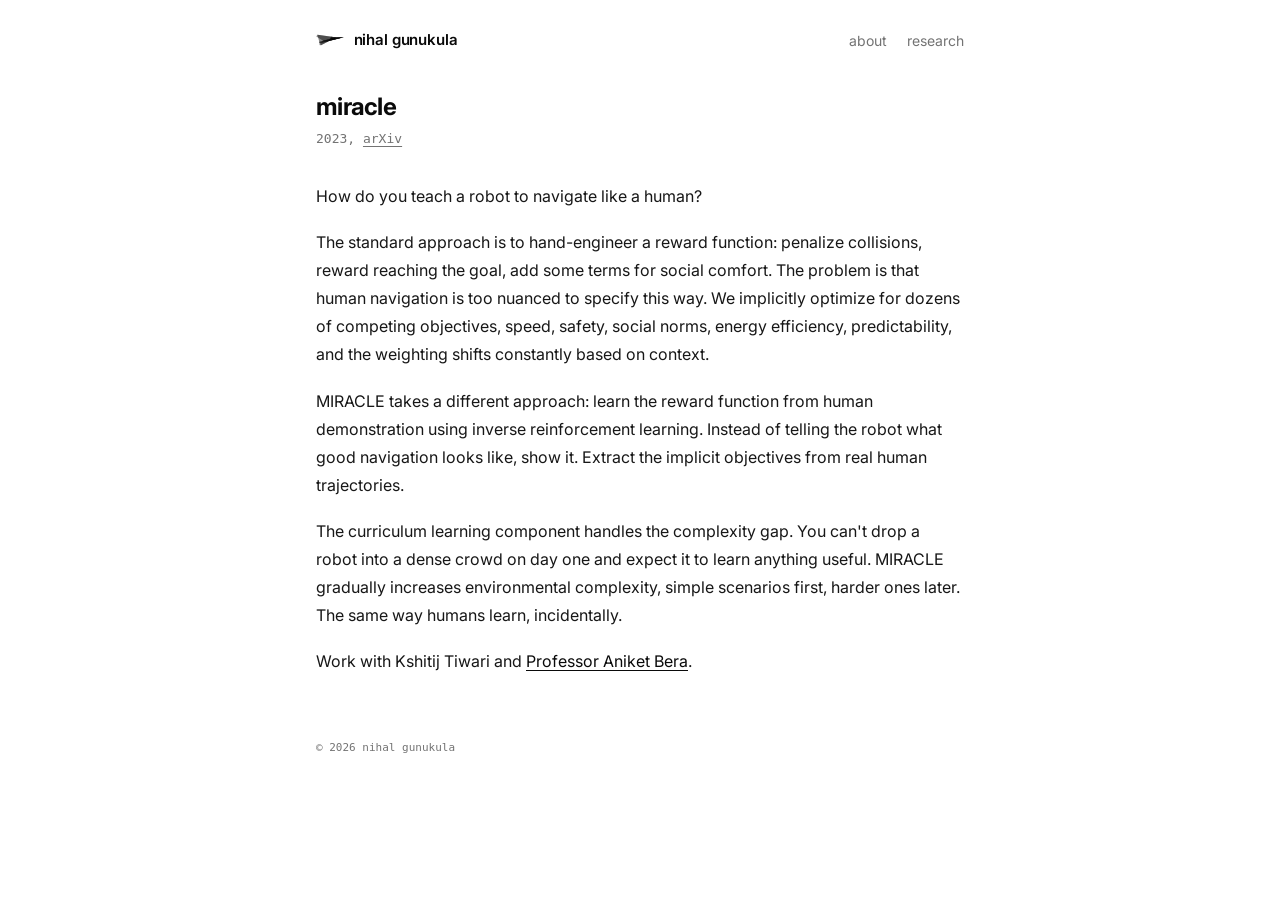
<file: miracle.html>
<!DOCTYPE html>
<html lang="en">
<head>
    <meta charset="UTF-8">
    <meta name="viewport" content="width=device-width, initial-scale=1.0">
    <meta name="theme-color" content="#111111">
    <title>miracle | nihal gunukula</title>
    <link rel="icon" href="favicon.svg" type="image/svg+xml">
    <link rel="icon" href="favicon.png" sizes="64x64" type="image/png">
    <link rel="apple-touch-icon" href="apple-touch-icon.png">
    <link rel="preconnect" href="https://fonts.googleapis.com">
    <link rel="preconnect" href="https://fonts.gstatic.com" crossorigin>
    <link href="https://fonts.googleapis.com/css2?family=Inter:wght@400;500;600;700&display=swap" rel="stylesheet">
    <link rel="stylesheet" href="styles.css?v=3">
</head>
<body>
    <header class="nav-header">
        <div class="container nav-inner">
            <span class="nav-home">
                <a href="index.html?play" class="nav-logo" aria-label="Replay the intro"><svg class="nav-logo-mark" viewBox="7.5 32.8 85.0 34.4" aria-hidden="true"><polygon points="71.1,42.6 17.5,56.2 11.9,33.8" fill-opacity="0.48"/><polygon points="71.1,42.6 54.5,46.8 52.7,39.9" fill-opacity="0.48"/><polygon points="71.1,42.6 11.9,33.8 8.5,39.5 30.7,52.8" fill-opacity="0.48"/><polygon points="71.1,42.6 52.7,39.9 47.6,48.6" fill-opacity="0.48"/><polygon points="71.1,42.6 91.5,41.6 17.5,60.3 17.5,56.2" fill-opacity="0.48"/><polygon points="71.1,42.6 91.5,41.6 54.5,50.9 54.5,46.8" fill-opacity="0.48"/><polygon points="91.5,41.6 71.1,42.6 30.7,52.8 39.2,54.8" fill-opacity="0.48"/><polygon points="91.5,41.6 71.1,42.6 47.6,48.6 39.2,54.8" fill-opacity="0.48"/><polygon points="91.5,41.6 66.0,42.9 17.5,55.2 17.5,60.3" fill-opacity="0.48"/><polygon points="66.0,42.9 91.5,41.6 54.5,50.9 54.5,45.8" fill-opacity="0.48"/><polygon points="66.0,42.9 91.5,41.6 39.2,54.8 28.6,52.3" fill-opacity="0.48"/><polygon points="91.5,41.6 66.0,42.9 49.7,47.0 39.2,54.8" fill-opacity="0.48"/><polygon points="66.0,42.9 22.6,66.2 17.5,55.2" fill-opacity="0.48"/><polygon points="66.0,42.9 54.5,45.8 55.7,48.4" fill-opacity="0.48"/><polygon points="66.0,42.9 28.6,52.3 16.9,64.9 22.6,66.2" fill-opacity="0.48"/><polygon points="66.0,42.9 55.7,48.4 49.7,47.0" fill-opacity="0.48"/></svg></a>
                <a href="index.html" class="nav-brand">nihal gunukula</a>
            </span>
            <nav class="nav-links" aria-label="Primary">
                <a href="about.html" class="nav-link">about</a>
                <a href="research.html" class="nav-link">research</a>
            </nav>
        </div>
    </header>

    <main>
        <article class="container post">
            <h1 class="post-title">miracle</h1>
            <p class="post-date">2023, <a href="https://arxiv.org/pdf/2312.03651" target="_blank" rel="noopener noreferrer">arXiv</a></p>
            <div class="post-body">
                <p>
                    How do you teach a robot to navigate like a human?
                </p>
                <p>
                    The standard approach is to hand-engineer a reward function: penalize collisions, reward reaching the goal, add some terms for social comfort. The problem is that human navigation is too nuanced to specify this way. We implicitly optimize for dozens of competing objectives, speed, safety, social norms, energy efficiency, predictability, and the weighting shifts constantly based on context.
                </p>
                <p>
                    MIRACLE takes a different approach: learn the reward function from human demonstration using inverse reinforcement learning. Instead of telling the robot what good navigation looks like, show it. Extract the implicit objectives from real human trajectories.
                </p>
                <p>
                    The curriculum learning component handles the complexity gap. You can't drop a robot into a dense crowd on day one and expect it to learn anything useful. MIRACLE gradually increases environmental complexity, simple scenarios first, harder ones later. The same way humans learn, incidentally.
                </p>
                <p>
                    Work with Kshitij Tiwari and <a href="https://www.cs.purdue.edu/homes/ab/" target="_blank" rel="noopener noreferrer">Professor Aniket Bera</a>.
                </p>
            </div>
        </article>
    </main>

    <footer>
        <div class="container">
            <p>&copy; 2026 nihal gunukula</p>
        </div>
    </footer>
</body>
</html>
</file>
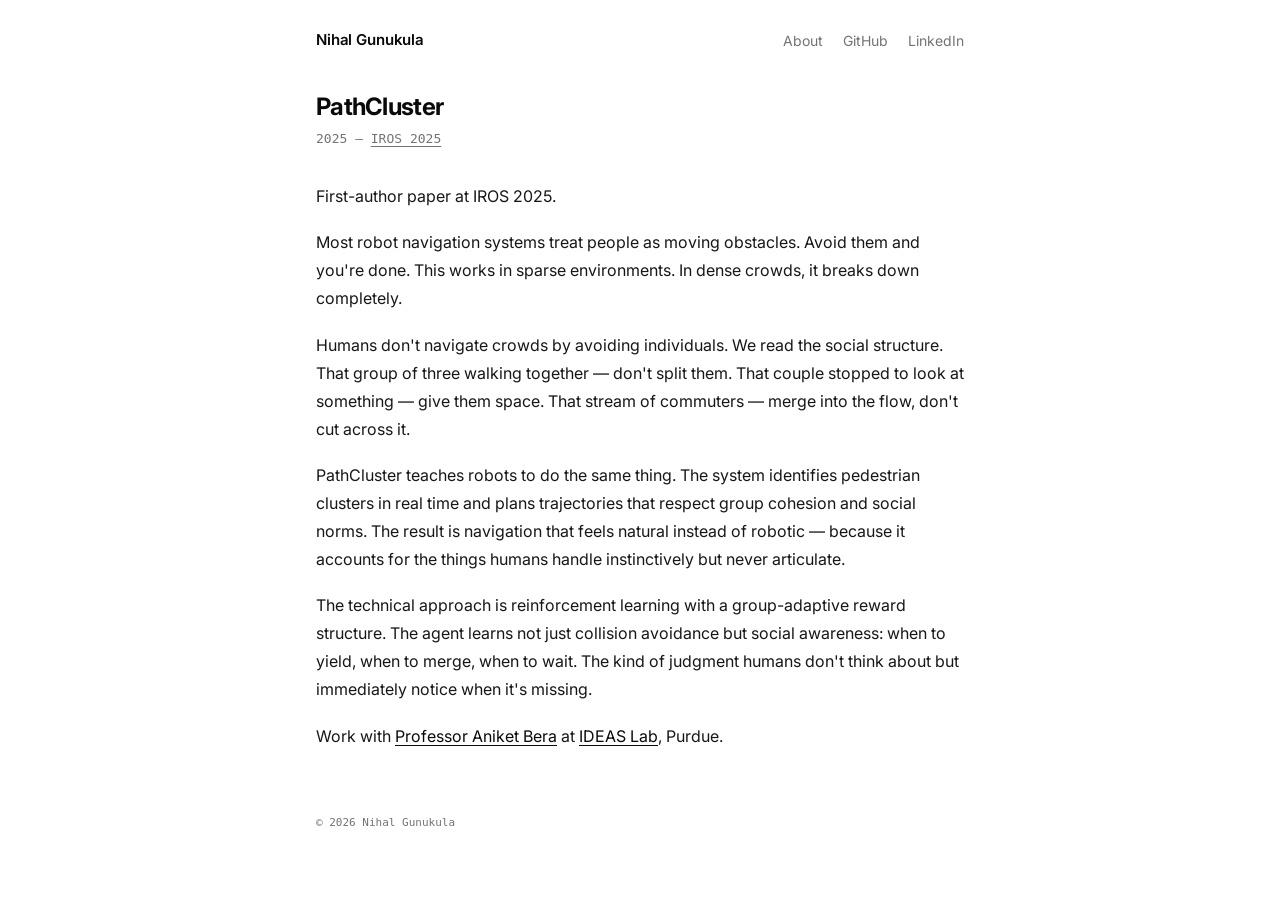
<file: pathcluster.html>
<!DOCTYPE html>
<html lang="en">
<head>
    <meta charset="UTF-8">
    <meta name="viewport" content="width=device-width, initial-scale=1.0">
    <meta name="theme-color" content="#111111">
    <title>PathCluster — Nihal Gunukula</title>
    <link rel="preconnect" href="https://fonts.googleapis.com">
    <link rel="preconnect" href="https://fonts.gstatic.com" crossorigin>
    <link href="https://fonts.googleapis.com/css2?family=Inter:wght@400;500;600;700&display=swap" rel="stylesheet">
    <link rel="stylesheet" href="styles.css">
</head>
<body>
    <header class="nav-header">
        <div class="container nav-inner">
            <a href="index.html" class="nav-brand">Nihal Gunukula</a>
            <nav class="nav-links" aria-label="Primary">
                <a href="about.html" class="nav-link">About</a>
                <a href="https://github.com/nihalgunu" class="nav-link" target="_blank" rel="noopener noreferrer">GitHub</a>
                <a href="https://linkedin.com/in/nihalgunu" class="nav-link" target="_blank" rel="noopener noreferrer">LinkedIn</a>
            </nav>
        </div>
    </header>

    <main>
        <article class="container post">
            <h1 class="post-title">PathCluster</h1>
            <p class="post-date">2025 — <a href="https://ras.papercept.net/conferences/conferences/IROS25/program/IROS25_ContentListWeb_2.html" target="_blank" rel="noopener noreferrer">IROS 2025</a></p>
            <div class="post-body">
                <p>
                    First-author paper at IROS 2025.
                </p>
                <p>
                    Most robot navigation systems treat people as moving obstacles. Avoid them and you're done. This works in sparse environments. In dense crowds, it breaks down completely.
                </p>
                <p>
                    Humans don't navigate crowds by avoiding individuals. We read the social structure. That group of three walking together — don't split them. That couple stopped to look at something — give them space. That stream of commuters — merge into the flow, don't cut across it.
                </p>
                <p>
                    PathCluster teaches robots to do the same thing. The system identifies pedestrian clusters in real time and plans trajectories that respect group cohesion and social norms. The result is navigation that feels natural instead of robotic — because it accounts for the things humans handle instinctively but never articulate.
                </p>
                <p>
                    The technical approach is reinforcement learning with a group-adaptive reward structure. The agent learns not just collision avoidance but social awareness: when to yield, when to merge, when to wait. The kind of judgment humans don't think about but immediately notice when it's missing.
                </p>
                <p>
                    Work with <a href="https://www.cs.purdue.edu/homes/ab/" target="_blank" rel="noopener noreferrer">Professor Aniket Bera</a> at <a href="https://ideas.cs.purdue.edu/" target="_blank" rel="noopener noreferrer">IDEAS Lab</a>, Purdue.
                </p>
            </div>
        </article>
    </main>

    <footer>
        <div class="container">
            <p>&copy; 2026 Nihal Gunukula</p>
        </div>
    </footer>
</body>
</html>
</file>
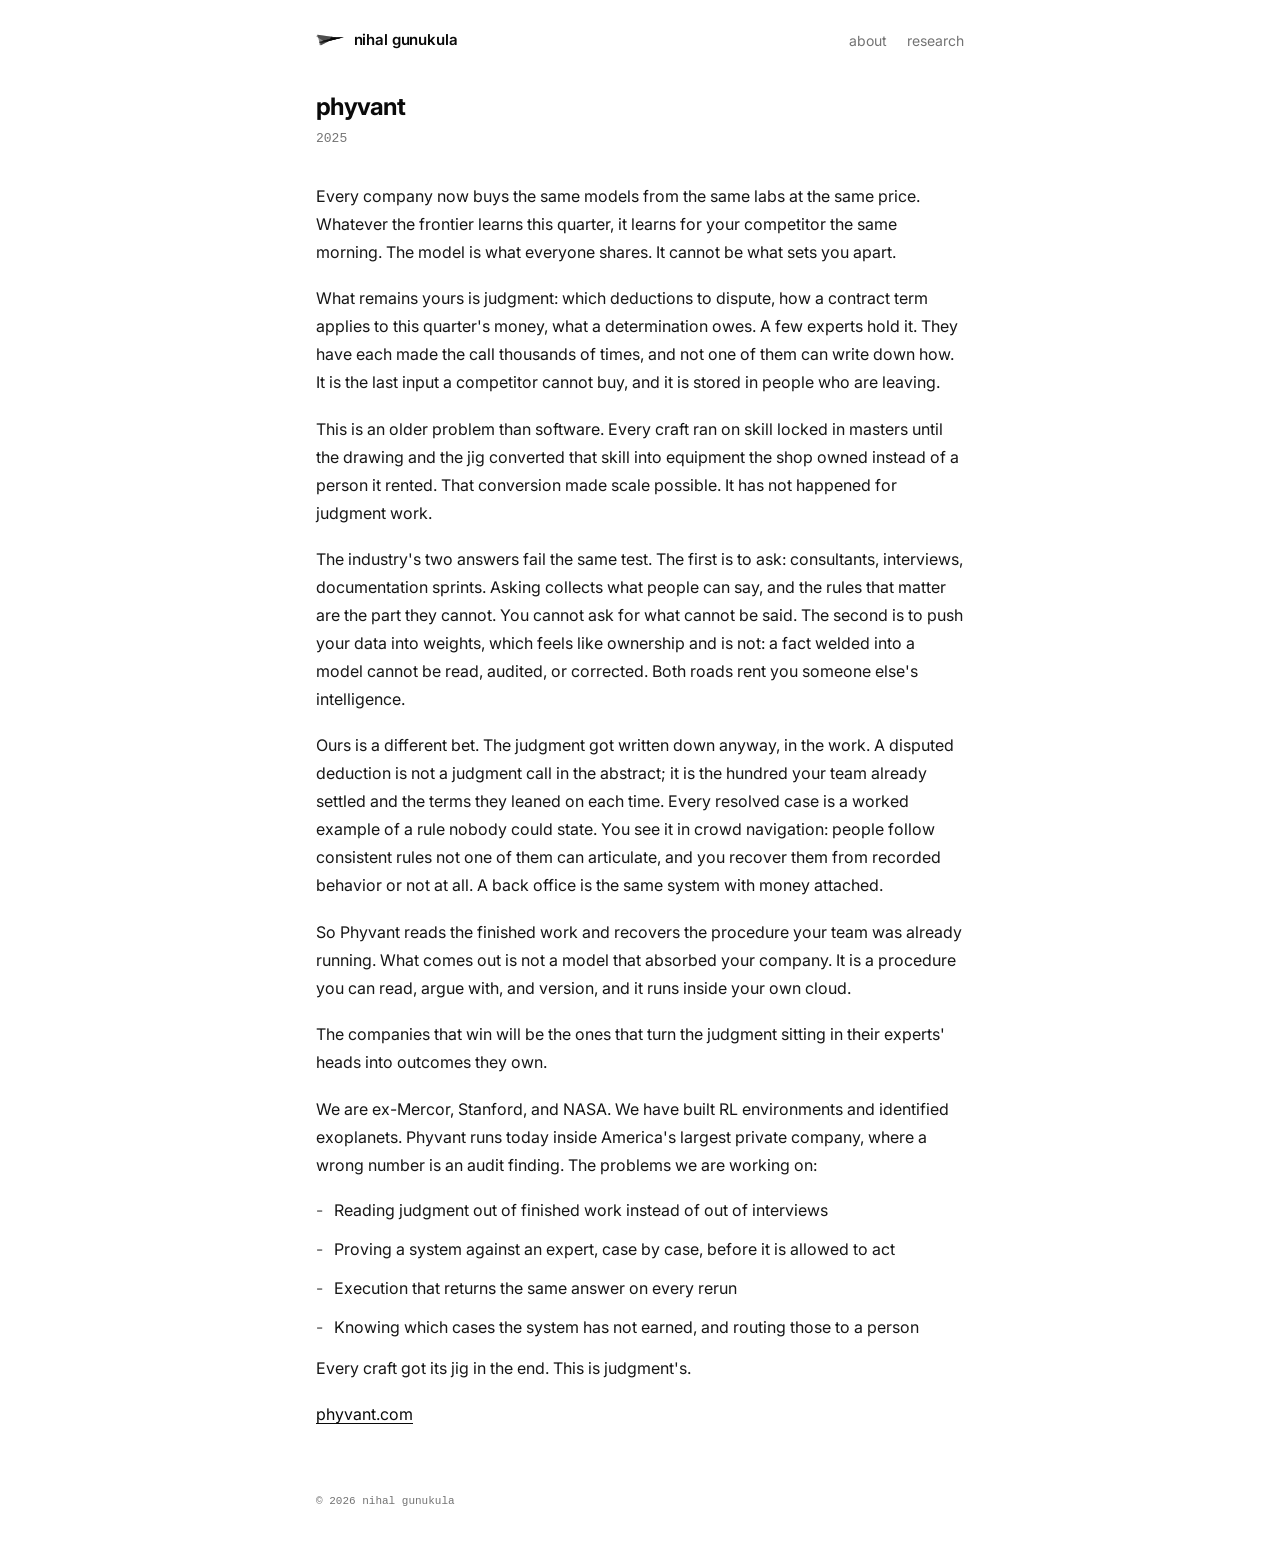
<file: phyvant.html>
<!DOCTYPE html>
<html lang="en">
<head>
    <meta charset="UTF-8">
    <meta name="viewport" content="width=device-width, initial-scale=1.0">
    <meta name="theme-color" content="#111111">
    <title>phyvant | nihal gunukula</title>
    <link rel="icon" href="favicon.svg" type="image/svg+xml">
    <link rel="icon" href="favicon.png" sizes="64x64" type="image/png">
    <link rel="apple-touch-icon" href="apple-touch-icon.png">
    <link rel="preconnect" href="https://fonts.googleapis.com">
    <link rel="preconnect" href="https://fonts.gstatic.com" crossorigin>
    <link href="https://fonts.googleapis.com/css2?family=Inter:wght@400;500;600;700&display=swap" rel="stylesheet">
    <link rel="stylesheet" href="styles.css?v=3">
</head>
<body>
    <header class="nav-header">
        <div class="container nav-inner">
            <span class="nav-home">
                <a href="index.html?play" class="nav-logo" aria-label="Replay the intro"><svg class="nav-logo-mark" viewBox="7.5 32.8 85.0 34.4" aria-hidden="true"><polygon points="71.1,42.6 17.5,56.2 11.9,33.8" fill-opacity="0.48"/><polygon points="71.1,42.6 54.5,46.8 52.7,39.9" fill-opacity="0.48"/><polygon points="71.1,42.6 11.9,33.8 8.5,39.5 30.7,52.8" fill-opacity="0.48"/><polygon points="71.1,42.6 52.7,39.9 47.6,48.6" fill-opacity="0.48"/><polygon points="71.1,42.6 91.5,41.6 17.5,60.3 17.5,56.2" fill-opacity="0.48"/><polygon points="71.1,42.6 91.5,41.6 54.5,50.9 54.5,46.8" fill-opacity="0.48"/><polygon points="91.5,41.6 71.1,42.6 30.7,52.8 39.2,54.8" fill-opacity="0.48"/><polygon points="91.5,41.6 71.1,42.6 47.6,48.6 39.2,54.8" fill-opacity="0.48"/><polygon points="91.5,41.6 66.0,42.9 17.5,55.2 17.5,60.3" fill-opacity="0.48"/><polygon points="66.0,42.9 91.5,41.6 54.5,50.9 54.5,45.8" fill-opacity="0.48"/><polygon points="66.0,42.9 91.5,41.6 39.2,54.8 28.6,52.3" fill-opacity="0.48"/><polygon points="91.5,41.6 66.0,42.9 49.7,47.0 39.2,54.8" fill-opacity="0.48"/><polygon points="66.0,42.9 22.6,66.2 17.5,55.2" fill-opacity="0.48"/><polygon points="66.0,42.9 54.5,45.8 55.7,48.4" fill-opacity="0.48"/><polygon points="66.0,42.9 28.6,52.3 16.9,64.9 22.6,66.2" fill-opacity="0.48"/><polygon points="66.0,42.9 55.7,48.4 49.7,47.0" fill-opacity="0.48"/></svg></a>
                <a href="index.html" class="nav-brand">nihal gunukula</a>
            </span>
            <nav class="nav-links" aria-label="Primary">
                <a href="about.html" class="nav-link">about</a>
                <a href="research.html" class="nav-link">research</a>
            </nav>
        </div>
    </header>

    <main>
        <article class="container post">
            <h1 class="post-title">phyvant</h1>
            <p class="post-date">2025</p>
            <div class="post-body">
                <p>Every company now buys the same models from the same labs at the same price. Whatever the frontier learns this quarter, it learns for your competitor the same morning. The model is what everyone shares. It cannot be what sets you apart.</p>
                <p>What remains yours is judgment: which deductions to dispute, how a contract term applies to this quarter's money, what a determination owes. A few experts hold it. They have each made the call thousands of times, and not one of them can write down how. It is the last input a competitor cannot buy, and it is stored in people who are leaving.</p>
                <p>This is an older problem than software. Every craft ran on skill locked in masters until the drawing and the jig converted that skill into equipment the shop owned instead of a person it rented. That conversion made scale possible. It has not happened for judgment work.</p>
                <p>The industry's two answers fail the same test. The first is to ask: consultants, interviews, documentation sprints. Asking collects what people can say, and the rules that matter are the part they cannot. You cannot ask for what cannot be said. The second is to push your data into weights, which feels like ownership and is not: a fact welded into a model cannot be read, audited, or corrected. Both roads rent you someone else's intelligence.</p>
                <p>Ours is a different bet. The judgment got written down anyway, in the work. A disputed deduction is not a judgment call in the abstract; it is the hundred your team already settled and the terms they leaned on each time. Every resolved case is a worked example of a rule nobody could state. You see it in crowd navigation: people follow consistent rules not one of them can articulate, and you recover them from recorded behavior or not at all. A back office is the same system with money attached.</p>
                <p>So Phyvant reads the finished work and recovers the procedure your team was already running. What comes out is not a model that absorbed your company. It is a procedure you can read, argue with, and version, and it runs inside your own cloud.</p>
                <p>The companies that win will be the ones that turn the judgment sitting in their experts' heads into outcomes they own.</p>
                <p>We are ex-Mercor, Stanford, and NASA. We have built RL environments and identified exoplanets. Phyvant runs today inside America's largest private company, where a wrong number is an audit finding. The problems we are working on:</p>
                <ul class="dash-list">
                    <li>Reading judgment out of finished work instead of out of interviews</li>
                    <li>Proving a system against an expert, case by case, before it is allowed to act</li>
                    <li>Execution that returns the same answer on every rerun</li>
                    <li>Knowing which cases the system has not earned, and routing those to a person</li>
                </ul>
                <p>Every craft got its jig in the end. This is judgment's.</p>
                <p>
                    <a href="https://phyvant.com" target="_blank" rel="noopener noreferrer">phyvant.com</a>
                </p>
            </div>
        </article>
    </main>

    <footer>
        <div class="container">
            <p>&copy; 2026 nihal gunukula</p>
        </div>
    </footer>
</body>
</html>
</file>
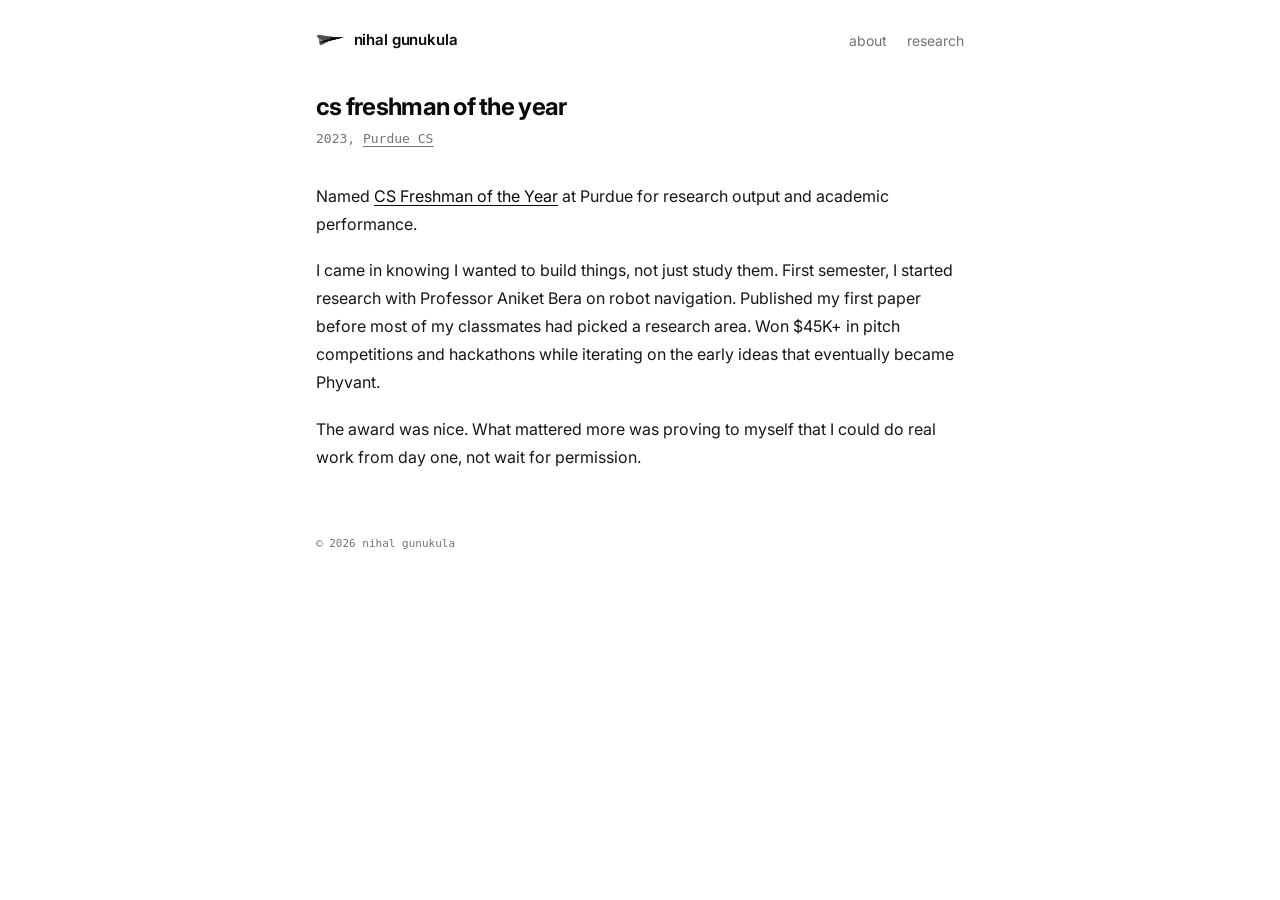
<file: purdue-cs-award.html>
<!DOCTYPE html>
<html lang="en">
<head>
    <meta charset="UTF-8">
    <meta name="viewport" content="width=device-width, initial-scale=1.0">
    <meta name="theme-color" content="#111111">
    <title>cs freshman of the year, nihal gunukula</title>
    <link rel="icon" href="favicon.svg" type="image/svg+xml">
    <link rel="icon" href="favicon.png" sizes="64x64" type="image/png">
    <link rel="apple-touch-icon" href="apple-touch-icon.png">
    <link rel="preconnect" href="https://fonts.googleapis.com">
    <link rel="preconnect" href="https://fonts.gstatic.com" crossorigin>
    <link href="https://fonts.googleapis.com/css2?family=Inter:wght@400;500;600;700&display=swap" rel="stylesheet">
    <link rel="stylesheet" href="styles.css?v=3">
</head>
<body>
    <header class="nav-header">
        <div class="container nav-inner">
            <span class="nav-home">
                <a href="index.html?play" class="nav-logo" aria-label="Replay the intro"><svg class="nav-logo-mark" viewBox="7.5 32.8 85.0 34.4" aria-hidden="true"><polygon points="71.1,42.6 17.5,56.2 11.9,33.8" fill-opacity="0.48"/><polygon points="71.1,42.6 54.5,46.8 52.7,39.9" fill-opacity="0.48"/><polygon points="71.1,42.6 11.9,33.8 8.5,39.5 30.7,52.8" fill-opacity="0.48"/><polygon points="71.1,42.6 52.7,39.9 47.6,48.6" fill-opacity="0.48"/><polygon points="71.1,42.6 91.5,41.6 17.5,60.3 17.5,56.2" fill-opacity="0.48"/><polygon points="71.1,42.6 91.5,41.6 54.5,50.9 54.5,46.8" fill-opacity="0.48"/><polygon points="91.5,41.6 71.1,42.6 30.7,52.8 39.2,54.8" fill-opacity="0.48"/><polygon points="91.5,41.6 71.1,42.6 47.6,48.6 39.2,54.8" fill-opacity="0.48"/><polygon points="91.5,41.6 66.0,42.9 17.5,55.2 17.5,60.3" fill-opacity="0.48"/><polygon points="66.0,42.9 91.5,41.6 54.5,50.9 54.5,45.8" fill-opacity="0.48"/><polygon points="66.0,42.9 91.5,41.6 39.2,54.8 28.6,52.3" fill-opacity="0.48"/><polygon points="91.5,41.6 66.0,42.9 49.7,47.0 39.2,54.8" fill-opacity="0.48"/><polygon points="66.0,42.9 22.6,66.2 17.5,55.2" fill-opacity="0.48"/><polygon points="66.0,42.9 54.5,45.8 55.7,48.4" fill-opacity="0.48"/><polygon points="66.0,42.9 28.6,52.3 16.9,64.9 22.6,66.2" fill-opacity="0.48"/><polygon points="66.0,42.9 55.7,48.4 49.7,47.0" fill-opacity="0.48"/></svg></a>
                <a href="index.html" class="nav-brand">nihal gunukula</a>
            </span>
            <nav class="nav-links" aria-label="Primary">
                <a href="about.html" class="nav-link">about</a>
                <a href="research.html" class="nav-link">research</a>
            </nav>
        </div>
    </header>

    <main>
        <article class="container post">
            <h1 class="post-title">cs freshman of the year</h1>
            <p class="post-date">2023, <a href="https://www.cs.purdue.edu/news/articles/2024/2024_purdue_cs_awards.html" target="_blank" rel="noopener noreferrer">Purdue CS</a></p>
            <div class="post-body">
                <p>
                    Named <a href="https://www.cs.purdue.edu/news/articles/2024/2024_purdue_cs_awards.html" target="_blank" rel="noopener noreferrer">CS Freshman of the Year</a> at Purdue for research output and academic performance.
                </p>
                <p>
                    I came in knowing I wanted to build things, not just study them. First semester, I started research with Professor Aniket Bera on robot navigation. Published my first paper before most of my classmates had picked a research area. Won $45K+ in pitch competitions and hackathons while iterating on the early ideas that eventually became Phyvant.
                </p>
                <p>
                    The award was nice. What mattered more was proving to myself that I could do real work from day one, not wait for permission.
                </p>
            </div>
        </article>
    </main>

    <footer>
        <div class="container">
            <p>&copy; 2026 nihal gunukula</p>
        </div>
    </footer>
</body>
</html>
</file>
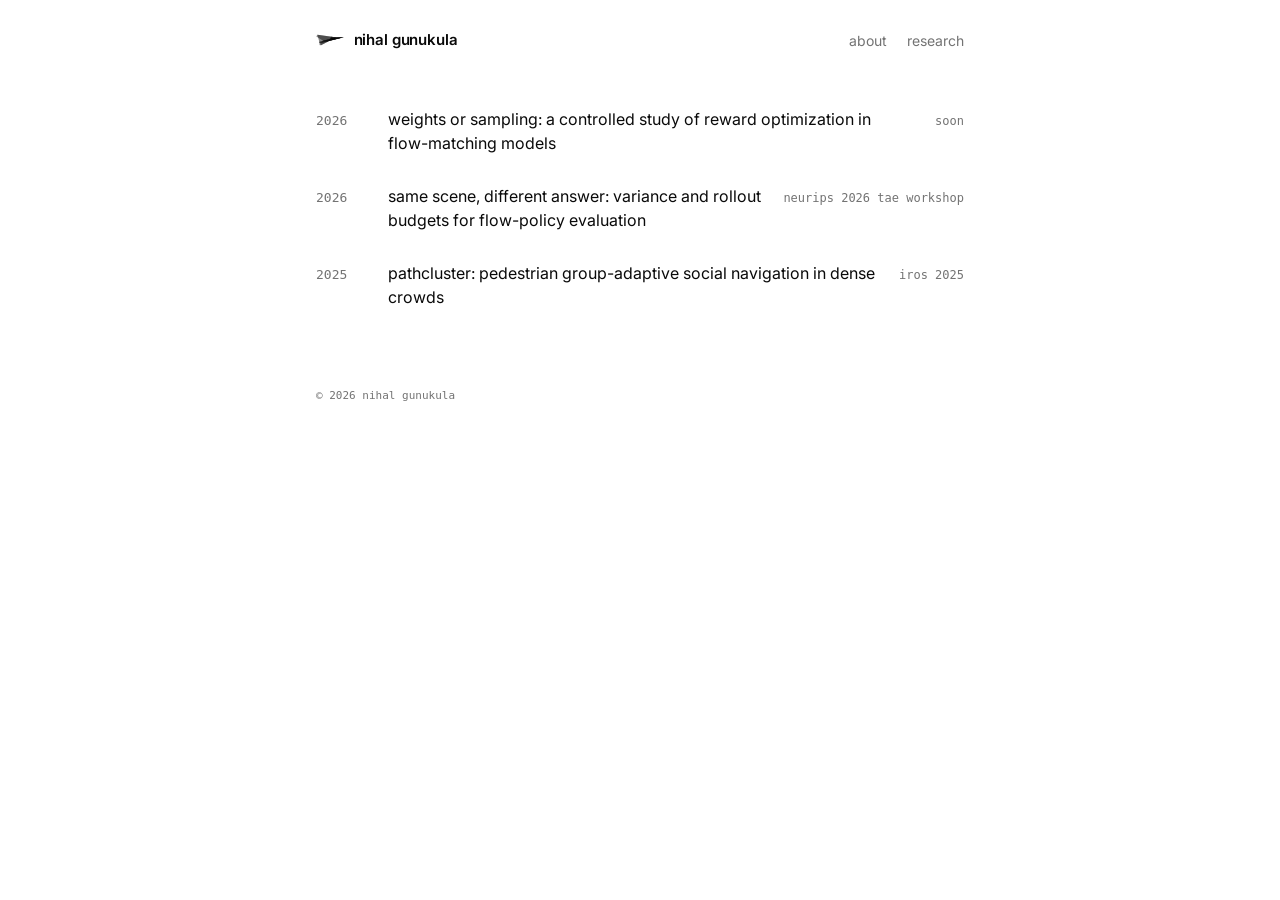
<file: research.html>
<!DOCTYPE html>
<html lang="en">
<head>
    <meta charset="UTF-8">
    <meta name="viewport" content="width=device-width, initial-scale=1.0">
    <meta name="theme-color" content="#111111">
    <title>research | nihal gunukula</title>
    <link rel="icon" href="favicon.svg" type="image/svg+xml">
    <link rel="icon" href="favicon.png" sizes="64x64" type="image/png">
    <link rel="apple-touch-icon" href="apple-touch-icon.png">
    <link rel="preconnect" href="https://fonts.googleapis.com">
    <link rel="preconnect" href="https://fonts.gstatic.com" crossorigin>
    <link href="https://fonts.googleapis.com/css2?family=Inter:wght@400;500;600;700&display=swap" rel="stylesheet">
    <link rel="stylesheet" href="styles.css?v=3">
</head>
<body>
    <header class="nav-header">
        <div class="container nav-inner">
            <span class="nav-home">
                <a href="index.html?play" class="nav-logo" aria-label="Replay the intro"><svg class="nav-logo-mark" viewBox="7.5 32.8 85.0 34.4" aria-hidden="true"><polygon points="71.1,42.6 17.5,56.2 11.9,33.8" fill-opacity="0.48"/><polygon points="71.1,42.6 54.5,46.8 52.7,39.9" fill-opacity="0.48"/><polygon points="71.1,42.6 11.9,33.8 8.5,39.5 30.7,52.8" fill-opacity="0.48"/><polygon points="71.1,42.6 52.7,39.9 47.6,48.6" fill-opacity="0.48"/><polygon points="71.1,42.6 91.5,41.6 17.5,60.3 17.5,56.2" fill-opacity="0.48"/><polygon points="71.1,42.6 91.5,41.6 54.5,50.9 54.5,46.8" fill-opacity="0.48"/><polygon points="91.5,41.6 71.1,42.6 30.7,52.8 39.2,54.8" fill-opacity="0.48"/><polygon points="91.5,41.6 71.1,42.6 47.6,48.6 39.2,54.8" fill-opacity="0.48"/><polygon points="91.5,41.6 66.0,42.9 17.5,55.2 17.5,60.3" fill-opacity="0.48"/><polygon points="66.0,42.9 91.5,41.6 54.5,50.9 54.5,45.8" fill-opacity="0.48"/><polygon points="66.0,42.9 91.5,41.6 39.2,54.8 28.6,52.3" fill-opacity="0.48"/><polygon points="91.5,41.6 66.0,42.9 49.7,47.0 39.2,54.8" fill-opacity="0.48"/><polygon points="66.0,42.9 22.6,66.2 17.5,55.2" fill-opacity="0.48"/><polygon points="66.0,42.9 54.5,45.8 55.7,48.4" fill-opacity="0.48"/><polygon points="66.0,42.9 28.6,52.3 16.9,64.9 22.6,66.2" fill-opacity="0.48"/><polygon points="66.0,42.9 55.7,48.4 49.7,47.0" fill-opacity="0.48"/></svg></a>
                <a href="index.html" class="nav-brand">nihal gunukula</a>
            </span>
            <nav class="nav-links" aria-label="Primary">
                <a href="about.html" class="nav-link">about</a>
                <a href="research.html" class="nav-link">research</a>
            </nav>
        </div>
    </header>

    <main class="container index-main">
        <ul class="index-list">
            <li>
                <a href="https://nihalgunu.com/weights-or-sampling/" class="index-link">
                    <span class="index-year">2026</span>
                    <span class="index-title">weights or sampling: a controlled study of reward optimization in flow-matching models</span>
                    <span class="index-meta">soon</span>
                </a>
            </li>
            <li>
                <a href="https://nihalgunu.com/roborigor/" class="index-link">
                    <span class="index-year">2026</span>
                    <span class="index-title">same scene, different answer: variance and rollout budgets for flow-policy evaluation</span>
                    <span class="index-meta">neurips 2026 tae workshop</span>
                </a>
            </li>
            <li>
                <a href="https://nihalgunu.com/path_cluster/" class="index-link">
                    <span class="index-year">2025</span>
                    <span class="index-title">pathcluster: pedestrian group-adaptive social navigation in dense crowds</span>
                    <span class="index-meta">iros 2025</span>
                </a>
            </li>
        </ul>
    </main>

    <footer>
        <div class="container">
            <p>&copy; 2026 nihal gunukula</p>
        </div>
    </footer>
</body>
</html>
</file>
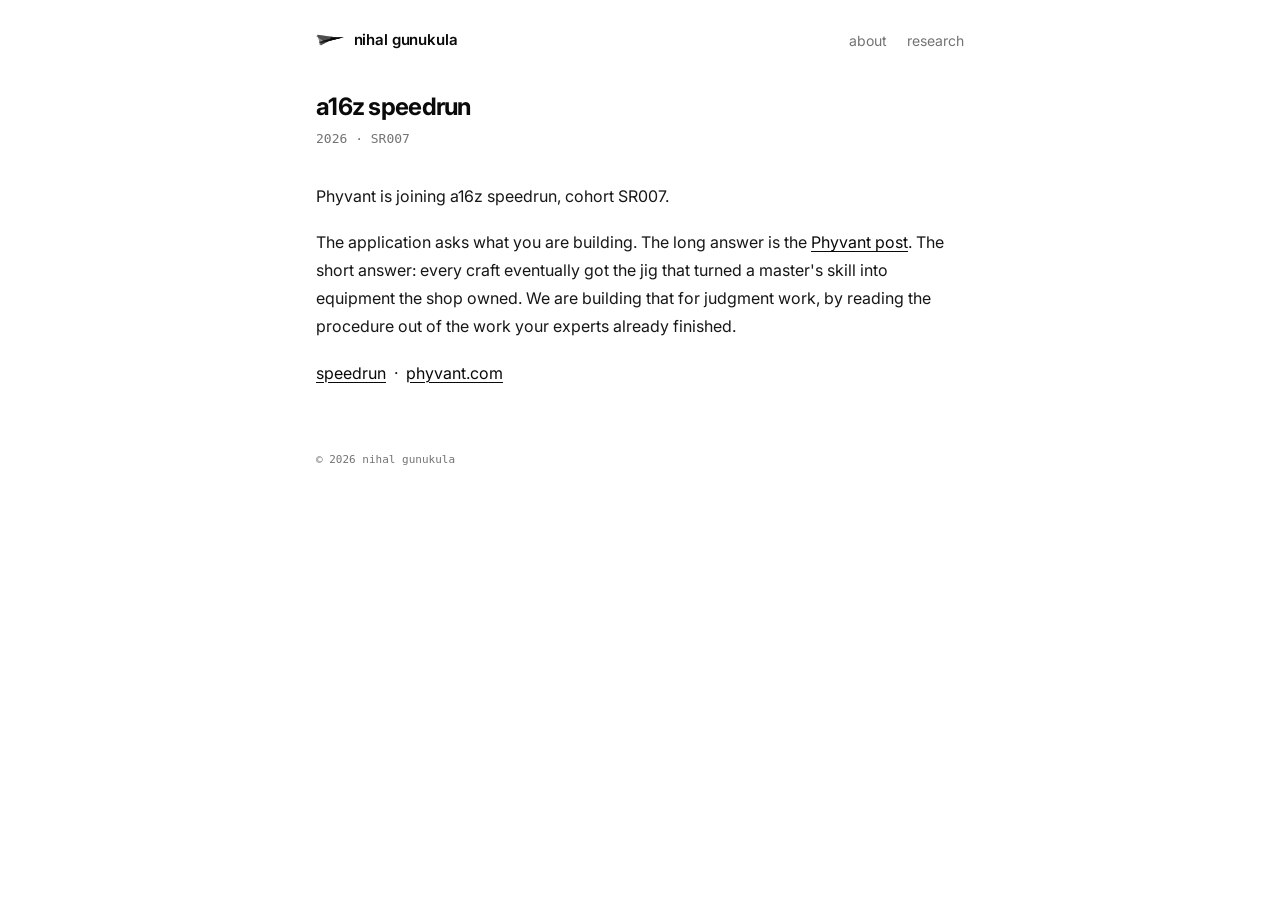
<file: speedrun.html>
<!DOCTYPE html>
<html lang="en">
<head>
    <meta charset="UTF-8">
    <meta name="viewport" content="width=device-width, initial-scale=1.0">
    <meta name="theme-color" content="#111111">
    <title>a16z speedrun | nihal gunukula</title>
    <link rel="icon" href="favicon.svg" type="image/svg+xml">
    <link rel="icon" href="favicon.png" sizes="64x64" type="image/png">
    <link rel="apple-touch-icon" href="apple-touch-icon.png">
    <link rel="preconnect" href="https://fonts.googleapis.com">
    <link rel="preconnect" href="https://fonts.gstatic.com" crossorigin>
    <link href="https://fonts.googleapis.com/css2?family=Inter:wght@400;500;600;700&display=swap" rel="stylesheet">
    <link rel="stylesheet" href="styles.css?v=3">
</head>
<body>
    <header class="nav-header">
        <div class="container nav-inner">
            <span class="nav-home">
                <a href="index.html?play" class="nav-logo" aria-label="Replay the intro"><svg class="nav-logo-mark" viewBox="7.5 32.8 85.0 34.4" aria-hidden="true"><polygon points="71.1,42.6 17.5,56.2 11.9,33.8" fill-opacity="0.48"/><polygon points="71.1,42.6 54.5,46.8 52.7,39.9" fill-opacity="0.48"/><polygon points="71.1,42.6 11.9,33.8 8.5,39.5 30.7,52.8" fill-opacity="0.48"/><polygon points="71.1,42.6 52.7,39.9 47.6,48.6" fill-opacity="0.48"/><polygon points="71.1,42.6 91.5,41.6 17.5,60.3 17.5,56.2" fill-opacity="0.48"/><polygon points="71.1,42.6 91.5,41.6 54.5,50.9 54.5,46.8" fill-opacity="0.48"/><polygon points="91.5,41.6 71.1,42.6 30.7,52.8 39.2,54.8" fill-opacity="0.48"/><polygon points="91.5,41.6 71.1,42.6 47.6,48.6 39.2,54.8" fill-opacity="0.48"/><polygon points="91.5,41.6 66.0,42.9 17.5,55.2 17.5,60.3" fill-opacity="0.48"/><polygon points="66.0,42.9 91.5,41.6 54.5,50.9 54.5,45.8" fill-opacity="0.48"/><polygon points="66.0,42.9 91.5,41.6 39.2,54.8 28.6,52.3" fill-opacity="0.48"/><polygon points="91.5,41.6 66.0,42.9 49.7,47.0 39.2,54.8" fill-opacity="0.48"/><polygon points="66.0,42.9 22.6,66.2 17.5,55.2" fill-opacity="0.48"/><polygon points="66.0,42.9 54.5,45.8 55.7,48.4" fill-opacity="0.48"/><polygon points="66.0,42.9 28.6,52.3 16.9,64.9 22.6,66.2" fill-opacity="0.48"/><polygon points="66.0,42.9 55.7,48.4 49.7,47.0" fill-opacity="0.48"/></svg></a>
                <a href="index.html" class="nav-brand">nihal gunukula</a>
            </span>
            <nav class="nav-links" aria-label="Primary">
                <a href="about.html" class="nav-link">about</a>
                <a href="research.html" class="nav-link">research</a>
            </nav>
        </div>
    </header>

    <main>
        <article class="container post">
            <h1 class="post-title">a16z speedrun</h1>
            <p class="post-date">2026 &middot; SR007</p>
            <div class="post-body">
                <p>Phyvant is joining a16z speedrun, cohort SR007.</p>
                <p>The application asks what you are building. The long answer is the
                <a href="phyvant.html">Phyvant post</a>. The short answer: every craft eventually got
                the jig that turned a master's skill into equipment the shop owned. We are building
                that for judgment work, by reading the procedure out of the work your experts already
                finished.</p>
                <p>
                    <a href="https://a16z.com/speedrun/" target="_blank" rel="noopener noreferrer">speedrun</a> &nbsp;&middot;&nbsp;
                    <a href="https://phyvant.com" target="_blank" rel="noopener noreferrer">phyvant.com</a>
                </p>
            </div>
        </article>
    </main>

    <footer>
        <div class="container">
            <p>&copy; 2026 nihal gunukula</p>
        </div>
    </footer>
</body>
</html>
</file>
<file: styles.css>
* {
    margin: 0;
    padding: 0;
    box-sizing: border-box;
}

:root {
    --bg: #111111;
    --text: #fafafa;
    --text-body: #e5e5e5;
    --text-muted: #a3a3a3;
    --text-faint: #737373;
    --link: #fafafa;
    --link-hover: #ffffff;
    --nav-muted: #888888;
    --mono: ui-monospace, SFMono-Regular, "SF Mono", Menlo, Consolas, monospace;
    --sans: "Inter", -apple-system, BlinkMacSystemFont, "Segoe UI", Roboto, Helvetica, Arial, sans-serif;
}

@media (prefers-color-scheme: light) {
    :root {
        --bg: #ffffff;
        --text: #0a0a0a;
        --text-body: #171717;
        --text-muted: #525252;
        --text-faint: #737373;
        --link: #0a0a0a;
        --link-hover: #404040;
        --nav-muted: #737373;
    }
}

a {
    color: inherit;
    text-decoration: none;
}

html {
    background-color: var(--bg);
    scroll-behavior: smooth;
}

body {
    font-family: var(--sans);
    font-size: 16px;
    line-height: 1.65;
    color: var(--text-body);
    background-color: var(--bg);
    font-weight: 400;
    -webkit-font-smoothing: antialiased;
    text-rendering: optimizeLegibility;
}

.container {
    max-width: 44rem;
    margin: 0 auto;
    padding: 0 1.75rem;
}

/* Top bar — name left, links right */
.nav-header {
    padding: 1.75rem 0 2.5rem;
}

.nav-inner {
    display: flex;
    flex-wrap: wrap;
    align-items: center;
    justify-content: space-between;
    gap: 1rem 1.5rem;
}

.nav-home {
    display: inline-flex;
    align-items: center;
    gap: 0.6rem;
}

/* The finished paper dart; clicking it replays the intro */
.nav-logo {
    display: inline-flex;
    width: 1.75rem;
    height: 1rem;
    color: var(--text);
    transition: transform 0.2s ease;
}

.nav-logo:hover {
    transform: translateX(3px) rotate(-6deg);
}

.nav-logo-mark {
    width: 100%;
    height: 100%;
    fill: currentColor;
}

.nav-brand {
    font-size: 0.9375rem;
    font-weight: 600;
    color: var(--text);
    text-decoration: none;
    letter-spacing: -0.01em;
}

.nav-brand:hover {
    color: var(--link-hover);
}

.nav-links {
    display: flex;
    align-items: center;
    gap: 1.25rem;
}

.nav-link {
    font-size: 0.875rem;
    font-weight: 400;
    color: var(--nav-muted);
    text-decoration: none;
    transition: color 0.15s ease;
}

.nav-link:hover {
    color: var(--text);
}

.nav-link[aria-current="page"] {
    color: var(--text);
    font-weight: 500;
}

/* Index hero */
.index-hero {
    padding-top: 4rem;
    margin-bottom: 0;
}

.index-name {
    font-size: clamp(2rem, 5vw, 2.75rem);
    font-weight: 700;
    color: var(--text);
    letter-spacing: -0.04em;
    line-height: 1.1;
    margin-bottom: 0.4rem;
}

.index-role {
    font-family: var(--mono);
    font-size: 0.8125rem;
    color: var(--text-faint);
    margin-bottom: 1.5rem;
}

.index-role a {
    color: var(--text-faint);
    text-decoration: underline;
    text-underline-offset: 3px;
    text-decoration-thickness: 1px;
    transition: color 0.15s ease;
}

.index-role a:hover {
    color: var(--text-muted);
}

.index-tagline {
    color: var(--text-muted);
    line-height: 1.6;
    max-width: 30em;
}

.index-divider {
    border: none;
    border-top: 1px solid color-mix(in srgb, var(--text-faint) 30%, transparent);
    margin: 2.5rem 0;
}

.index-links {
    display: flex;
    flex-wrap: wrap;
    gap: 0.5rem 1.5rem;
    font-family: var(--mono);
    font-size: 0.8125rem;
}

.index-links a {
    color: var(--text-faint);
    transition: color 0.15s ease;
}

.index-links a:hover {
    color: var(--text);
}

/* First-visit photo intro — full-screen overlay that fades out (see intro.js) */
.intro {
    display: none;
    position: fixed;
    inset: 0;
    z-index: 100;
    background: #000;
    overflow: hidden;
    pointer-events: none;
}

/* While it plays the overlay swallows touches so the page underneath can't be
   scrolled. (Locking overflow on html/body instead left iOS Safari with the
   page sitting a little scrolled down once the overlay went away.) */
html[data-intro="play"] .intro {
    pointer-events: auto;
    touch-action: none;
    overscroll-behavior: none;
}

html[data-intro="play"] .intro,
html[data-intro="done"] .intro {
    display: block;
}

html[data-intro="done"] .intro {
    animation: intro-exit 0.45s ease-in-out forwards;
}

.intro-frame {
    position: absolute;
    inset: 0;
    width: 100%;
    height: 100%;
    object-fit: cover;
    opacity: 0;
}

.intro-frame.is-active {
    opacity: 1;
}

@keyframes intro-exit {
    to {
        opacity: 0;
        visibility: hidden;
    }
}

/* Home index — year | title | meta */
.index-main {
    padding-bottom: 4rem;
}

.index-list {
    list-style: none;
    margin: 0;
    padding: 0;
}

.index-list > li {
    margin: 0;
    padding: 0;
}

.index-link {
    display: grid;
    grid-template-columns: 3.25rem minmax(0, 1fr) minmax(4rem, max-content);
    gap: 1rem 1.25rem;
    align-items: baseline;
    padding: 0.9rem 0;
    text-decoration: none;
    color: inherit;
    border-radius: 4px;
    margin: 0 -0.35rem;
    padding-left: 0.35rem;
    padding-right: 0.35rem;
    transition: background-color 0.15s ease;
}

.index-link:hover {
    background-color: color-mix(in srgb, var(--text) 5%, transparent);
}

.index-link:focus-visible {
    outline: 2px solid var(--text-muted);
    outline-offset: 2px;
}

.index-year {
    font-family: var(--mono);
    font-size: 0.8125rem;
    color: var(--text-faint);
    font-weight: 400;
    line-height: 1.4;
}

.index-year--empty {
    visibility: hidden;
}

.index-title {
    font-family: var(--sans);
    font-size: 1rem;
    font-weight: 400;
    line-height: 1.5;
    color: var(--text);
    text-decoration: none;
    min-width: 0;
}

.index-link:hover .index-title {
    text-decoration: underline;
    text-underline-offset: 4px;
    text-decoration-thickness: 1px;
}

.index-meta {
    font-family: var(--mono);
    font-size: 0.75rem;
    color: var(--text-faint);
    font-weight: 400;
    text-align: right;
    white-space: nowrap;
    font-variant-numeric: tabular-nums;
}


/* Post pages */
.post {
    padding-bottom: 4rem;
}

.post-title {
    font-size: clamp(1.25rem, 3vw, 1.5rem);
    font-weight: 700;
    color: var(--text);
    letter-spacing: -0.03em;
    line-height: 1.15;
    margin-bottom: 0.5rem;
}

.post-date {
    font-family: var(--mono);
    font-size: 0.8125rem;
    color: var(--text-faint);
    margin-bottom: 2rem;
}

.post-date a {
    color: var(--text-faint);
    text-decoration: underline;
    text-underline-offset: 3px;
    text-decoration-thickness: 1px;
    transition: color 0.15s ease;
}

.post-date a:hover {
    color: var(--text-muted);
}

.post-body p {
    margin-bottom: 1.15rem;
    line-height: 1.75;
    color: var(--text-body);
}

.post-body p:last-child {
    margin-bottom: 0;
}

.post-body a {
    color: var(--link);
    text-decoration: underline;
    text-underline-offset: 3px;
    text-decoration-thickness: 1px;
}

.post-body a:hover {
    color: var(--link-hover);
}

.post-body h2 {
    font-size: 1.125rem;
    font-weight: 700;
    color: var(--text);
    letter-spacing: -0.02em;
    margin-top: 2.5rem;
    margin-bottom: 1rem;
}

.post-body h2:first-child {
    margin-top: 0;
}

/* About page */
.about-page {
    padding-bottom: 4rem;
}

.about-title {
    font-size: clamp(1.25rem, 3vw, 1.5rem);
    font-weight: 700;
    color: var(--text);
    letter-spacing: -0.03em;
    line-height: 1.15;
    margin-bottom: 2rem;
}

.about-intro {
    margin-bottom: 2.75rem;
}

.about-intro-text p {
    margin-bottom: 1.15rem;
    line-height: 1.75;
    color: var(--text-body);
}

.about-intro-text p:last-child {
    margin-bottom: 0;
}

.about-page a {
    color: var(--link);
    text-decoration: underline;
    text-underline-offset: 3px;
    text-decoration-thickness: 1px;
}

.about-page a:hover {
    color: var(--link-hover);
}

.about-h2 {
    font-size: 1.125rem;
    font-weight: 700;
    color: var(--text);
    letter-spacing: -0.02em;
    margin-top: 2.5rem;
    margin-bottom: 1rem;
}

.about-h2:first-of-type {
    margin-top: 0;
}

.about-page > p {
    margin-bottom: 1.1rem;
    line-height: 1.75;
    color: var(--text-body);
}

.about-page > p:last-of-type {
    margin-bottom: 0;
}

.dash-list {
    list-style: none;
    padding: 0;
    margin: 0 0 0.5rem;
}

.dash-list li {
    position: relative;
    padding-left: 1.1rem;
    margin-bottom: 0.75rem;
    line-height: 1.7;
    color: var(--text-body);
}

.dash-list li::before {
    content: "-";
    position: absolute;
    left: 0;
    color: var(--text-muted);
}

footer {
    padding: 0 0 3rem;
}

footer .container {
    font-family: var(--mono);
    font-size: 0.6875rem;
    color: var(--text-faint);
    font-weight: 400;
}

::selection {
    background-color: var(--text-muted);
    color: var(--bg);
}

@media (max-width: 560px) {
    .container {
        padding: 0 1.25rem;
    }

    .index-hero {
        padding-top: 2.5rem;
    }

    .nav-header {
        padding: 1.25rem 0 1.75rem;
    }

    .index-link {
        grid-template-columns: 2.75rem minmax(0, 1fr);
        grid-template-rows: auto auto;
        column-gap: 0.75rem;
        row-gap: 0.15rem;
        padding: 0.75rem 0;
    }

    .index-year {
        grid-column: 1;
        grid-row: 1;
    }

    .index-meta {
        grid-column: 2;
        grid-row: 1;
        justify-self: end;
        text-align: right;
    }

    .index-title {
        grid-column: 1 / -1;
        grid-row: 2;
    }

    .index-year--empty {
        display: none;
    }

    .index-link:has(.index-year--empty) .index-title {
        grid-column: 1 / -1;
        grid-row: 1;
    }

    .index-link:has(.index-year--empty) .index-meta {
        grid-row: 2;
        grid-column: 1 / -1;
        justify-self: start;
        text-align: left;
    }
}

/* Intro mark — a sheet of paper folded one step per photo (see intro.js) */
.intro-mark {
    position: absolute;
    top: 50%;
    left: 50%;
    width: min(84vw, 460px);
    height: auto;
    translate: -50% -50%;
    overflow: visible;
    color: #fff;
    /* two shadows so the white paper still separates from bright photos (Aldrin's suit) */
    filter: drop-shadow(0 0 2px rgba(0, 0, 0, 0.6)) drop-shadow(0 6px 26px rgba(0, 0, 0, 0.75));
    opacity: 0;
    transition: opacity 0.3s ease-out;
}

.intro-mark.is-live {
    opacity: 1;
}

.intro-mark polygon {
    fill: currentColor;
    stroke: currentColor;
    stroke-width: 0.5;
    stroke-opacity: 0.55;
    stroke-linejoin: round;
}

html[data-intro="done"] .intro-mark {
    animation: mark-afterimage 0.45s ease-out forwards;
}

@keyframes mark-afterimage {
    to {
        transform: scale(1.08);
        filter: blur(6px) drop-shadow(0 0 24px rgba(255, 160, 90, 0.7));
    }
}
/* end intro mark */
</file>
